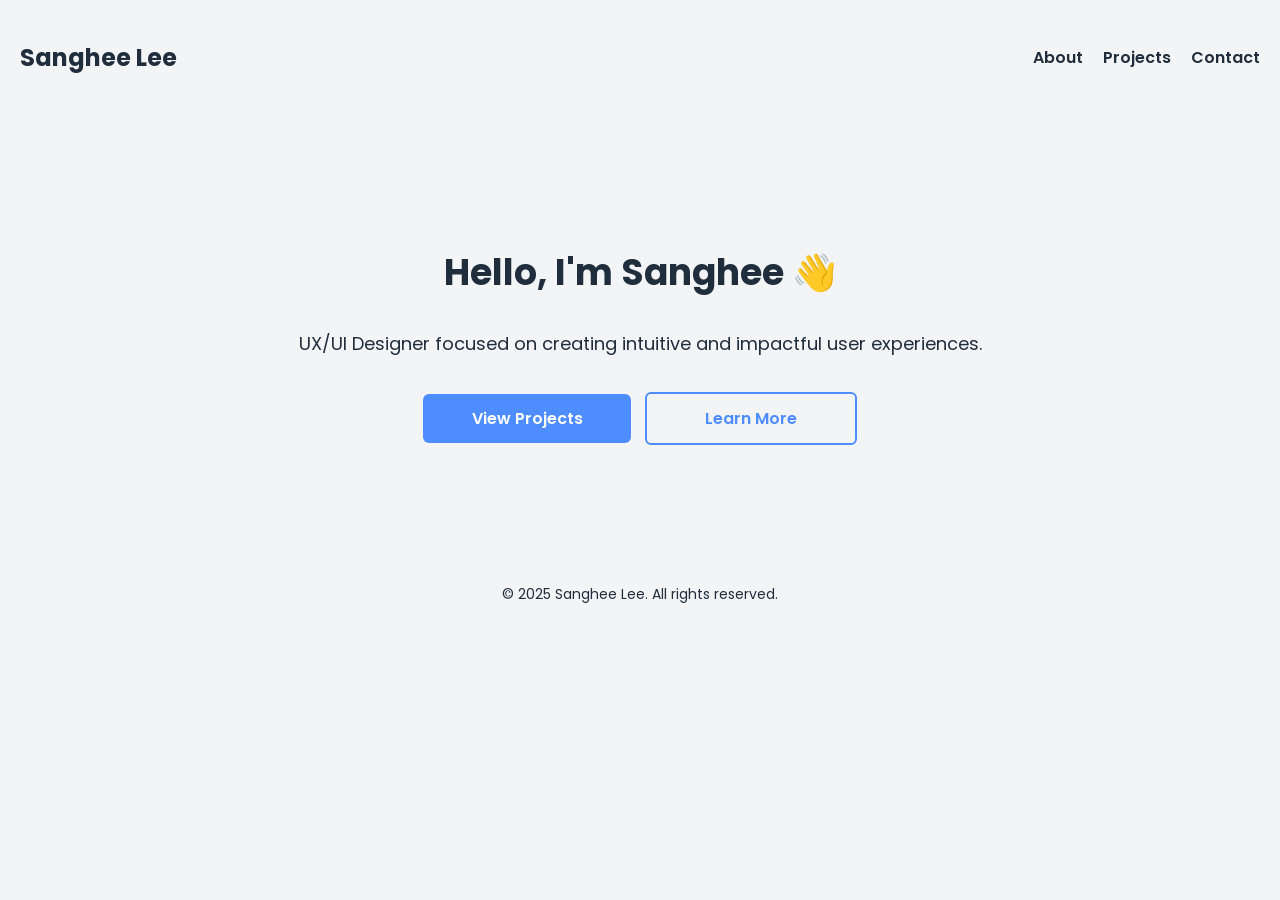
<file: index.html>
<!DOCTYPE html>
<html lang="en">
<head>
  <meta charset="UTF-8" />
  <meta name="viewport" content="width=device-width, initial-scale=1.0" />
  <title>Sanghee Lee | UX/UI Designer</title>
  <link rel="stylesheet" href="style.css" />
  <link href="https://fonts.googleapis.com/css2?family=Poppins:wght@400;600&display=swap" rel="stylesheet">
  <link rel="stylesheet" href="https://cdnjs.cloudflare.com/ajax/libs/font-awesome/6.5.0/css/all.min.css">
</head>

<body>
  <header>
    <nav>
      <h1>Sanghee Lee</h1>
      <ul>
        <li><a href="about.html">About</a></li>
        <li><a href="projects.html">Projects</a></li>
        <li><a href="contact.html">Contact</a></li>
      </ul>
    </nav>
  </header>

  <main>
    <section class="hero">
      <h2>Hello, I'm Sanghee 👋</h2>
      <p>UX/UI Designer focused on creating intuitive and impactful user experiences.</p>
      <div class="buttons">
        <a href="projects.html" class="btn">View Projects</a>
        <a href="about.html" class="btn outline">Learn More</a>
      </div>
    </section>
  </main>

  <footer>
    <p>© 2025 Sanghee Lee. All rights reserved.</p>
  </footer>

  <script src="scrollToTop.js"></script>

</body>
</html>
</file>
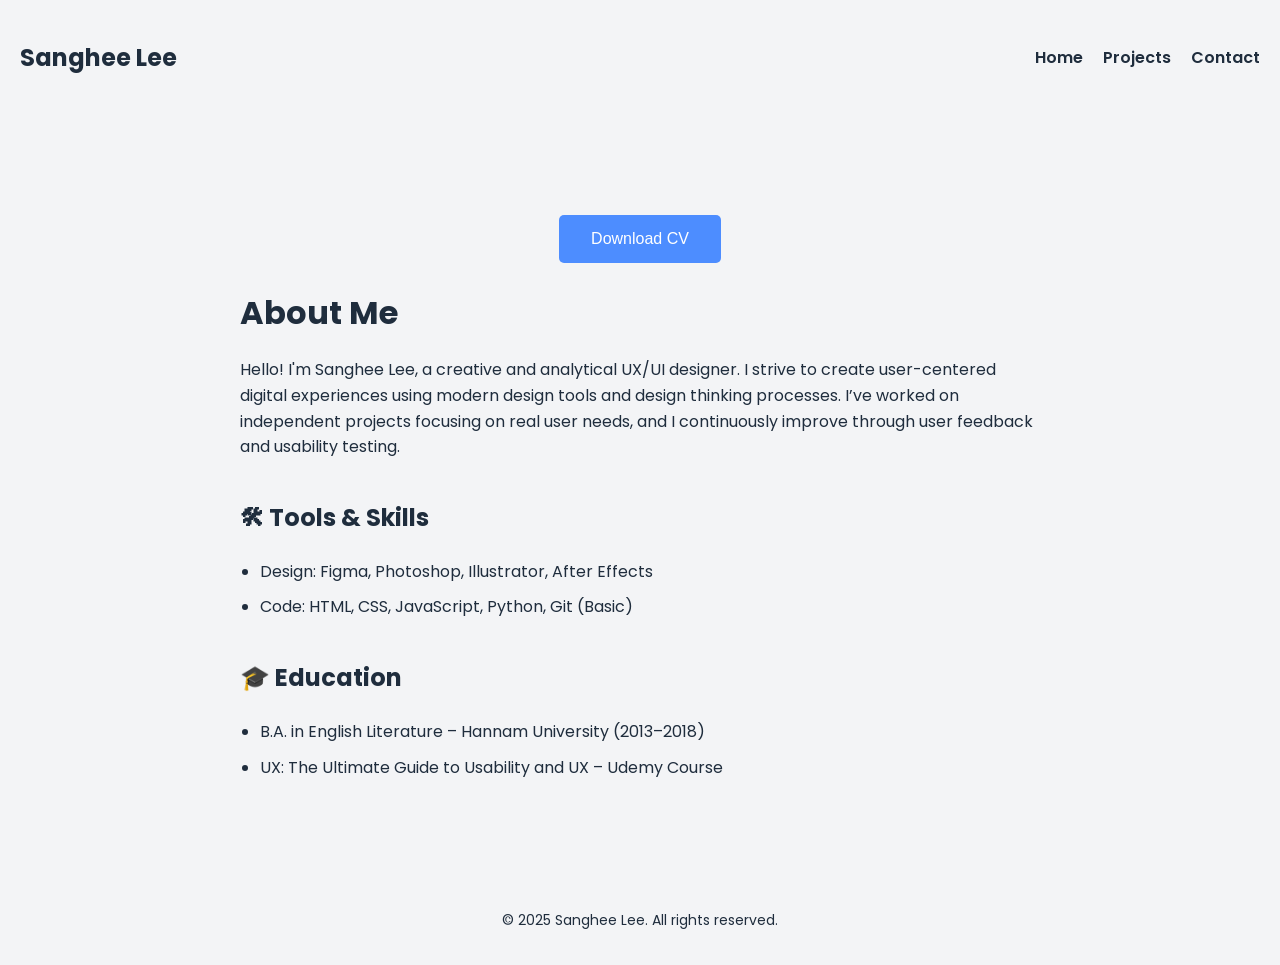
<file: about.html>
<!DOCTYPE html>
<html lang="en">
<head>
  <meta charset="UTF-8" />
  <meta name="viewport" content="width=device-width, initial-scale=1.0" />
  <title>About | Sanghee Lee</title>
  <link rel="stylesheet" href="style.css" />
  <link href="https://fonts.googleapis.com/css2?family=Poppins:wght@400;600&display=swap" rel="stylesheet">
</head>
<body>
  <header>
    <nav>
      <h1>Sanghee Lee</h1>
      <ul>
        <li><a href="index.html">Home</a></li>
        <li><a href="projects.html">Projects</a></li>
        <li><a href="contact.html">Contact</a></li>
      </ul>
    </nav>
  </header>

  <main class="about">
    <section class="about-section">


    <button id="sh">

      Download CV 
    </button>

<style>
 /* 버튼 스타일링 */
#sh{
  background-color: #4D8DFF;  /* 배경색 */
      color: white;  /* 글자색 */
      padding: 15px 32px;  /* 버튼 크기 */
      font-size: 16px;  /* 글자 크기 */
      border: none;  /* 테두리 없애기 */
      border-radius: 5px;  /* 둥근 모서리 */
      cursor: pointer;  /* 마우스를 올렸을 때 손 모양 */
      transition: background-color 0.3s;  /* 배경색 변화 애니메이션 */
      display:block; /* block으로 변경 */
      margin:20px auto;/* 위아래 20px, 좌우 auto로 중앙 정렬 */}
      #cv:hover {
        background-color: #3C77D8;  /* 배경색 변화 */
    }

</style>





  

      <h2>About Me</h2>
      <p>
        Hello! I'm Sanghee Lee, a creative and analytical UX/UI designer. I strive to create user-centered digital experiences using modern design tools and design thinking processes. I’ve worked on independent projects focusing on real user needs, and I continuously improve through user feedback and usability testing.
      </p>

      <h3>🛠 Tools & Skills</h3>
      <ul>
        <li>Design: Figma, Photoshop, Illustrator, After Effects</li>
        <li>Code: HTML, CSS, JavaScript, Python, Git (Basic)</li>
      </ul>

      <h3>🎓 Education</h3>
      <ul>
        <li>B.A. in English Literature – Hannam University (2013–2018)</li>
        <li>UX: The Ultimate Guide to Usability and UX – Udemy Course</li>
      </ul>
    </section>
  </main>

  <footer>
    <p>© 2025 Sanghee Lee. All rights reserved.</p>
  </footer>


  
  <!--  // 다운로드 cv -->

  <script>
    // 페이지가 로드된 후 JavaScript 코드 실행
    document.addEventListener('DOMContentLoaded', function() {
      // "sh" 아이디를 가진 버튼을 클릭했을 때 CV 다운로드
      document.getElementById("sh").addEventListener("click", function() {
        const link = document.createElement('a');  // 동적으로 <a> 태그 생성
        link.href = 'CV.pdf';  // 다운로드할 파일 경로 (파일 경로는 확인 필수)
        link.download = 'CV.pdf';  // 다운로드될 파일 이름
        document.body.appendChild(link);  // 링크를 body에 추가
        link.click();  // 클릭 이벤트 실행
        document.body.removeChild(link);  // 클릭 후 링크 제거 (클린업)
      });
    });
  </script>


</body>
</html>
</file>
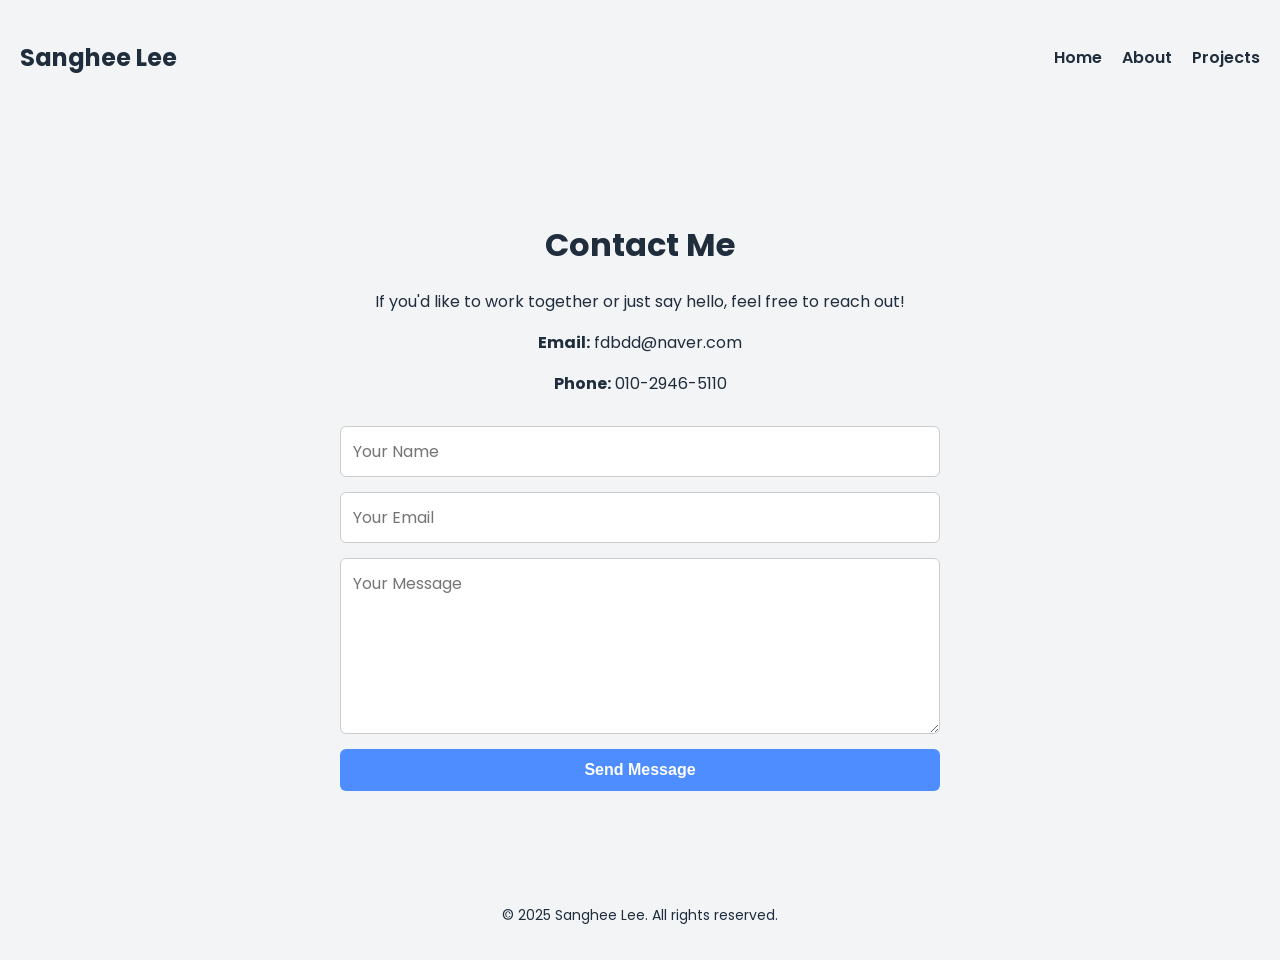
<file: contact.html>
<!DOCTYPE html>
<html lang="en">
<head>
  <meta charset="UTF-8" />
  <meta name="viewport" content="width=device-width, initial-scale=1.0" />
  <title>Contact | Sanghee Lee</title>
  <link rel="stylesheet" href="style.css" />
  <link href="https://fonts.googleapis.com/css2?family=Poppins:wght@400;600&display=swap" rel="stylesheet">
</head>
<body>
  <header>
    <nav>
      <h1>Sanghee Lee</h1>
      <ul>
        <li><a href="index.html">Home</a></li>
        <li><a href="about.html">About</a></li>
        <li><a href="projects.html">Projects</a></li>
      </ul>
    </nav>
  </header>

  <main class="contact">
    <section class="contact-section">
      <h2>Contact Me</h2>
      <p>If you'd like to work together or just say hello, feel free to reach out!</p>

      <div class="contact-info">
        <p><strong>Email:</strong> fdbdd@naver.com</p>
        <p><strong>Phone:</strong> 010-2946-5110</p>
      </div>

      <form class="contact-form">
        <input type="text" name="name" placeholder="Your Name" required />
        <input type="email" name="email" placeholder="Your Email" required />
        <textarea name="message" placeholder="Your Message" rows="6" required></textarea>
        <button type="submit">Send Message</button>
      </form>
    </section>
  </main>

  <footer>
    <p>© 2025 Sanghee Lee. All rights reserved.</p>
  </footer>
</body>
</html>
</file>
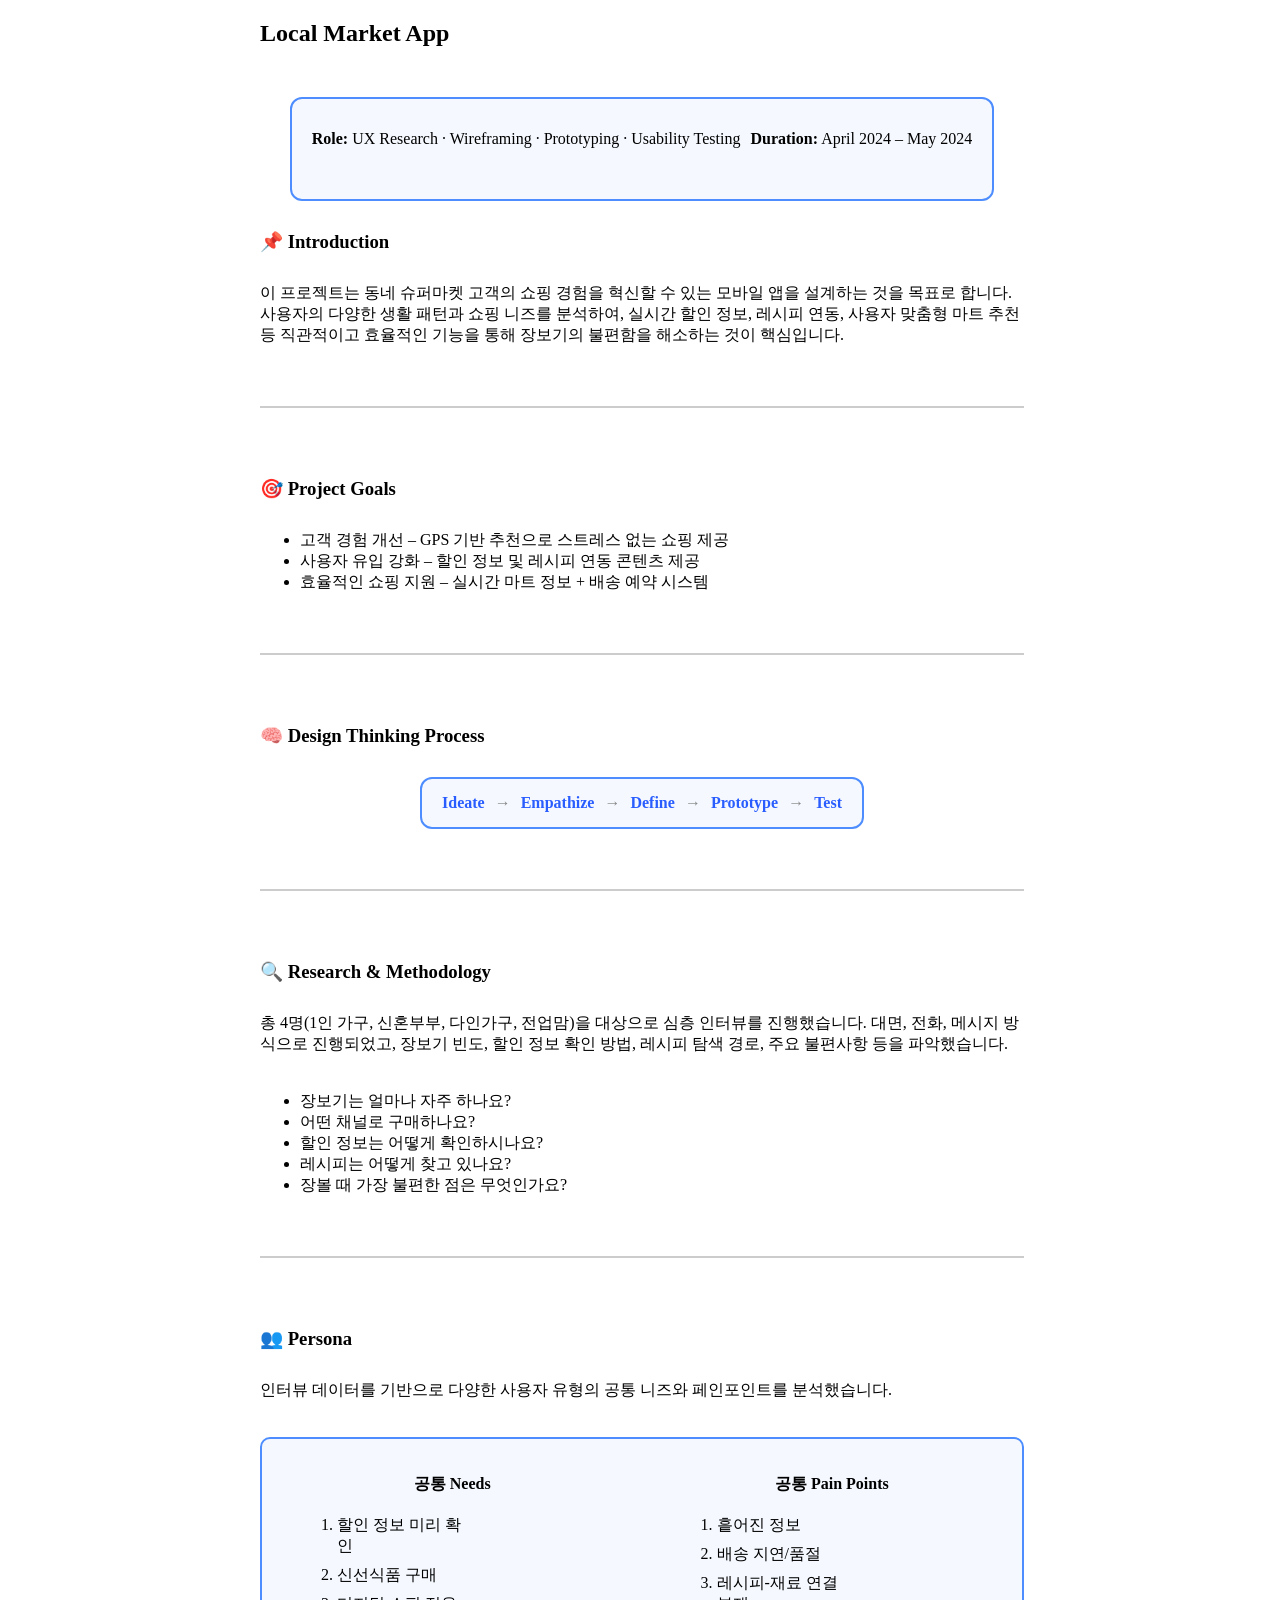
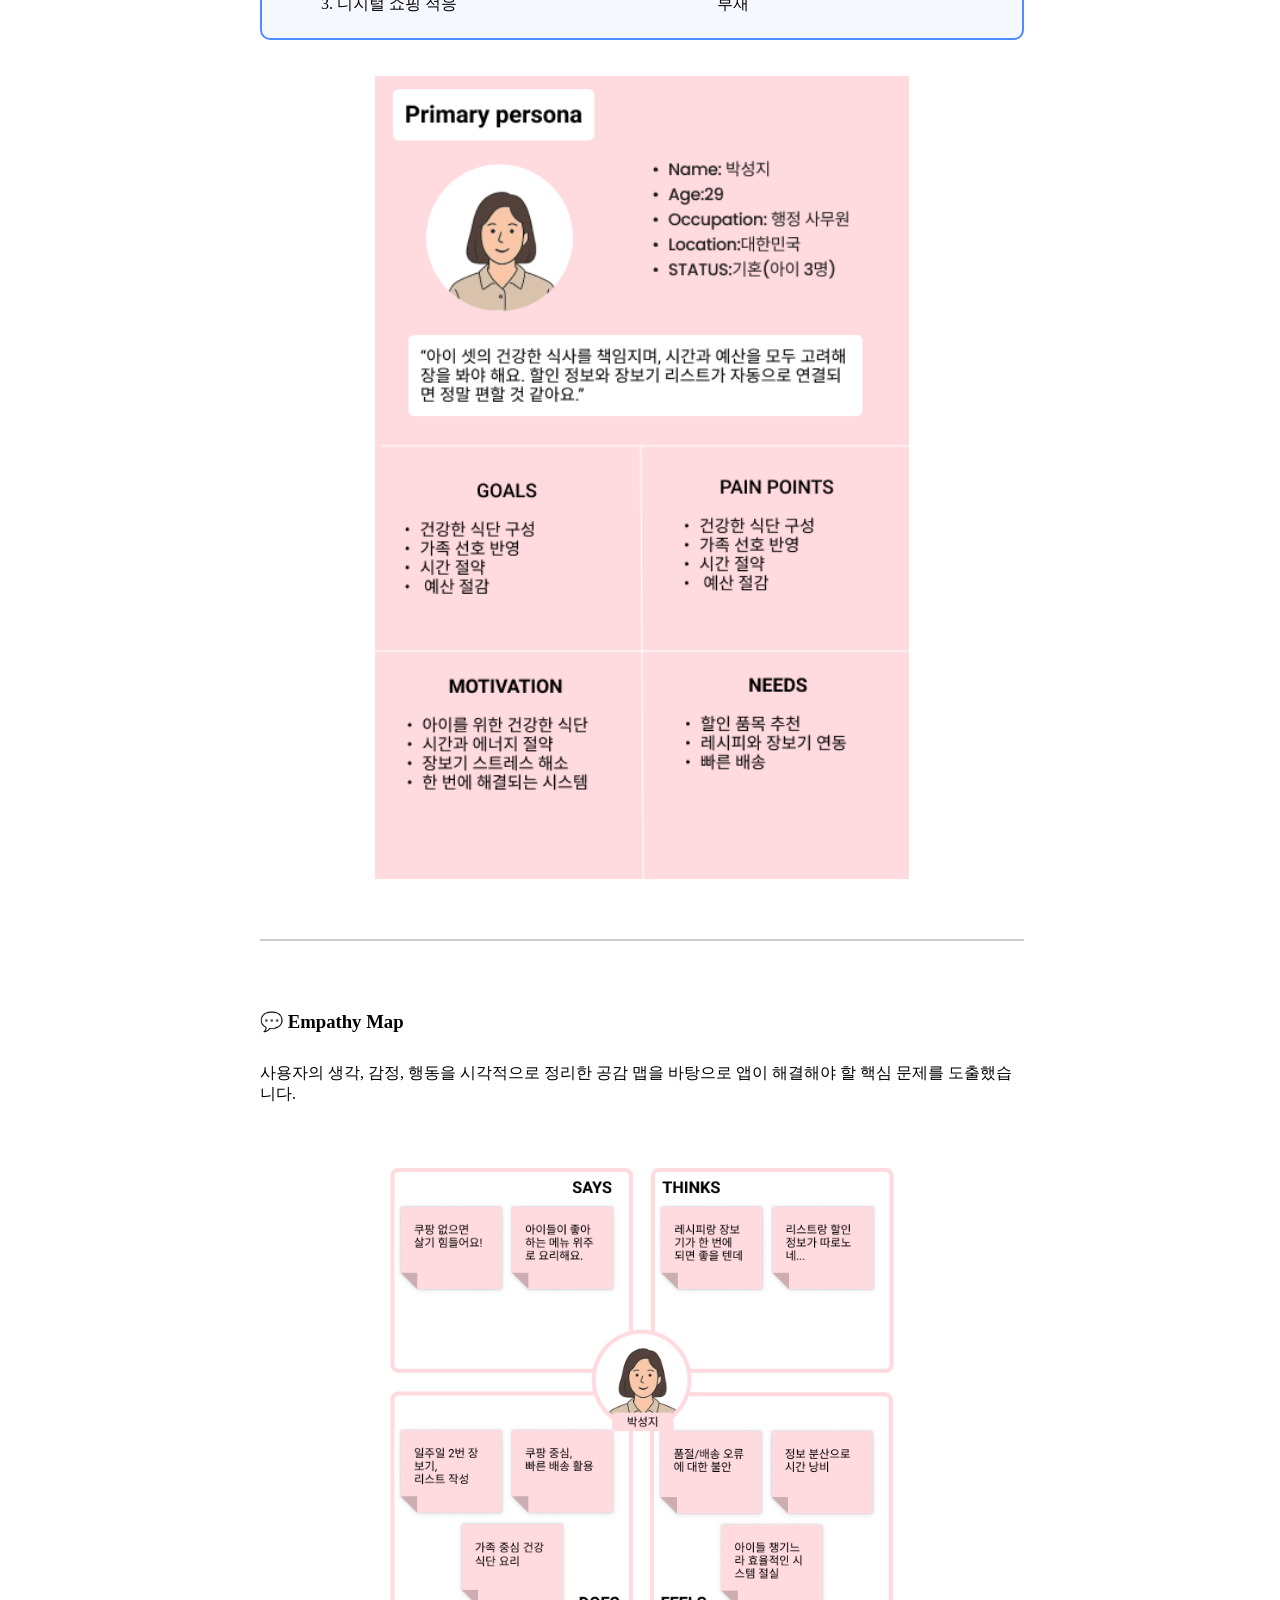
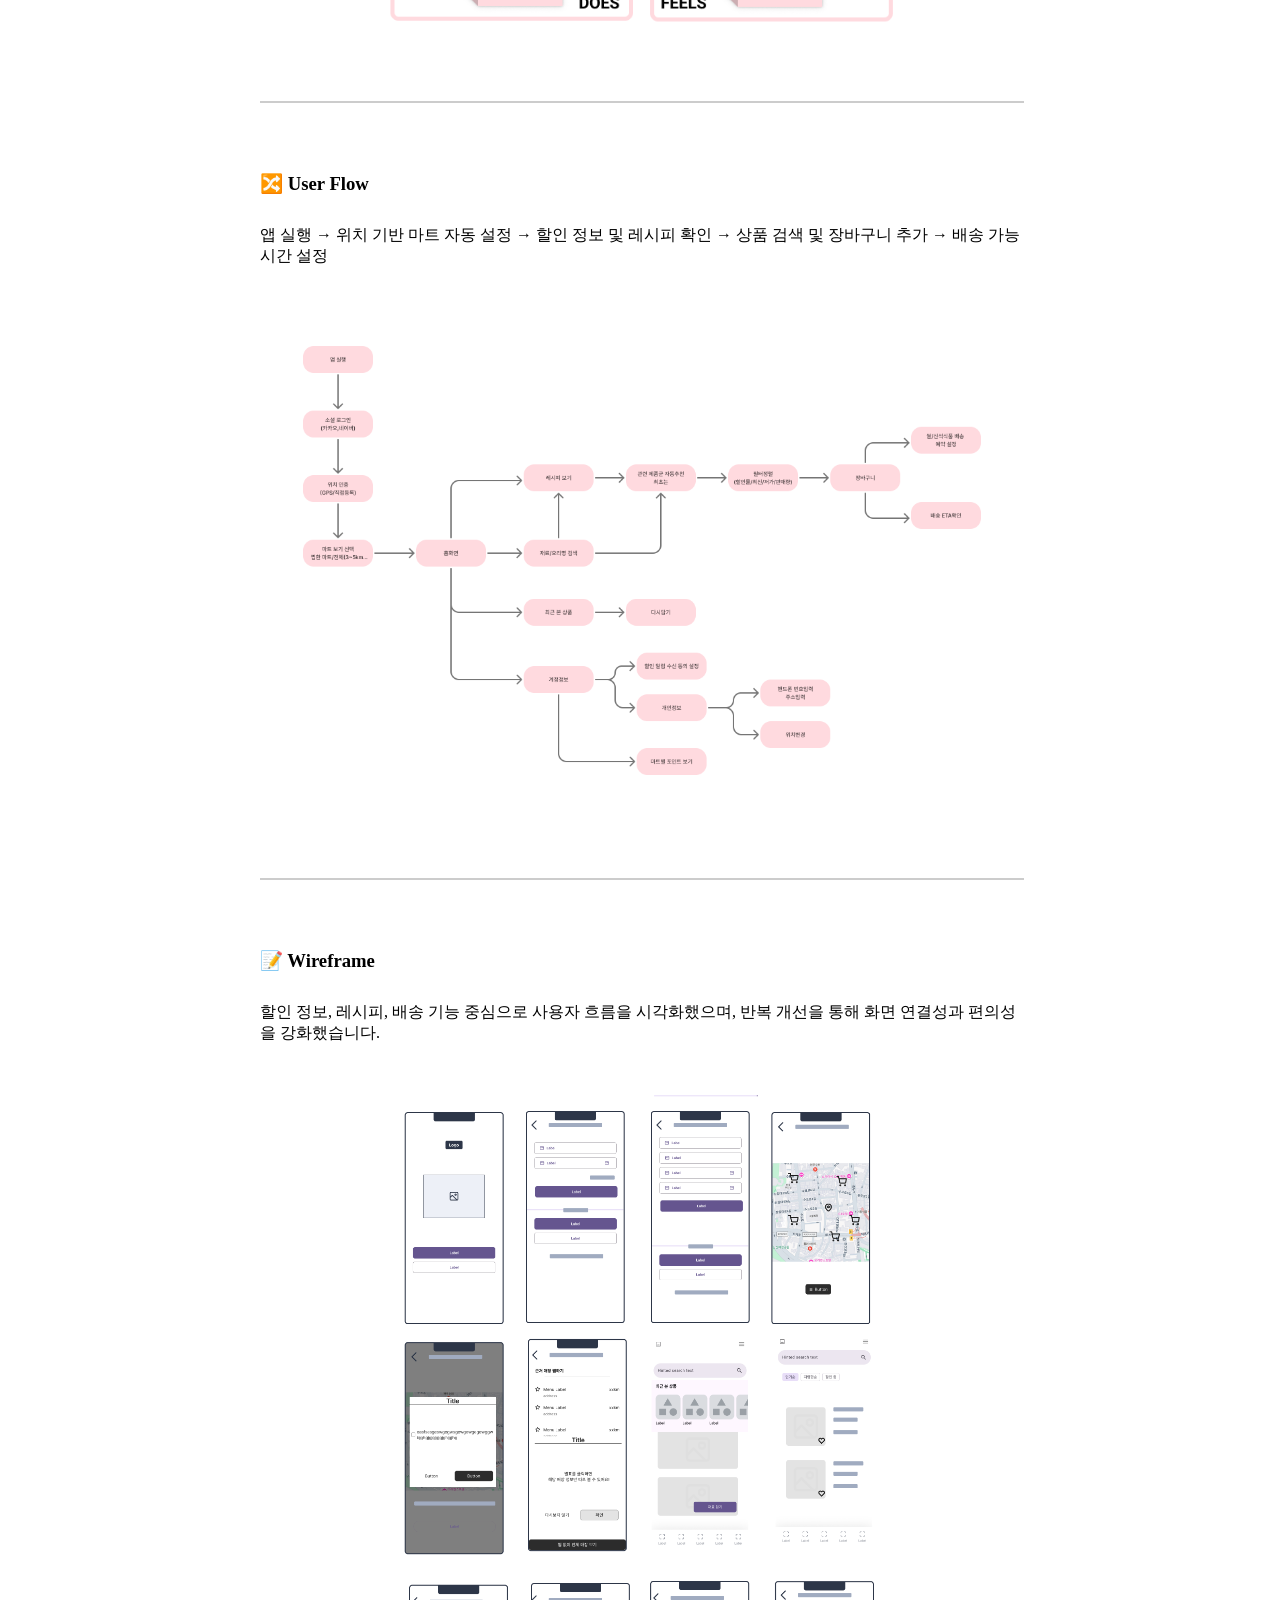
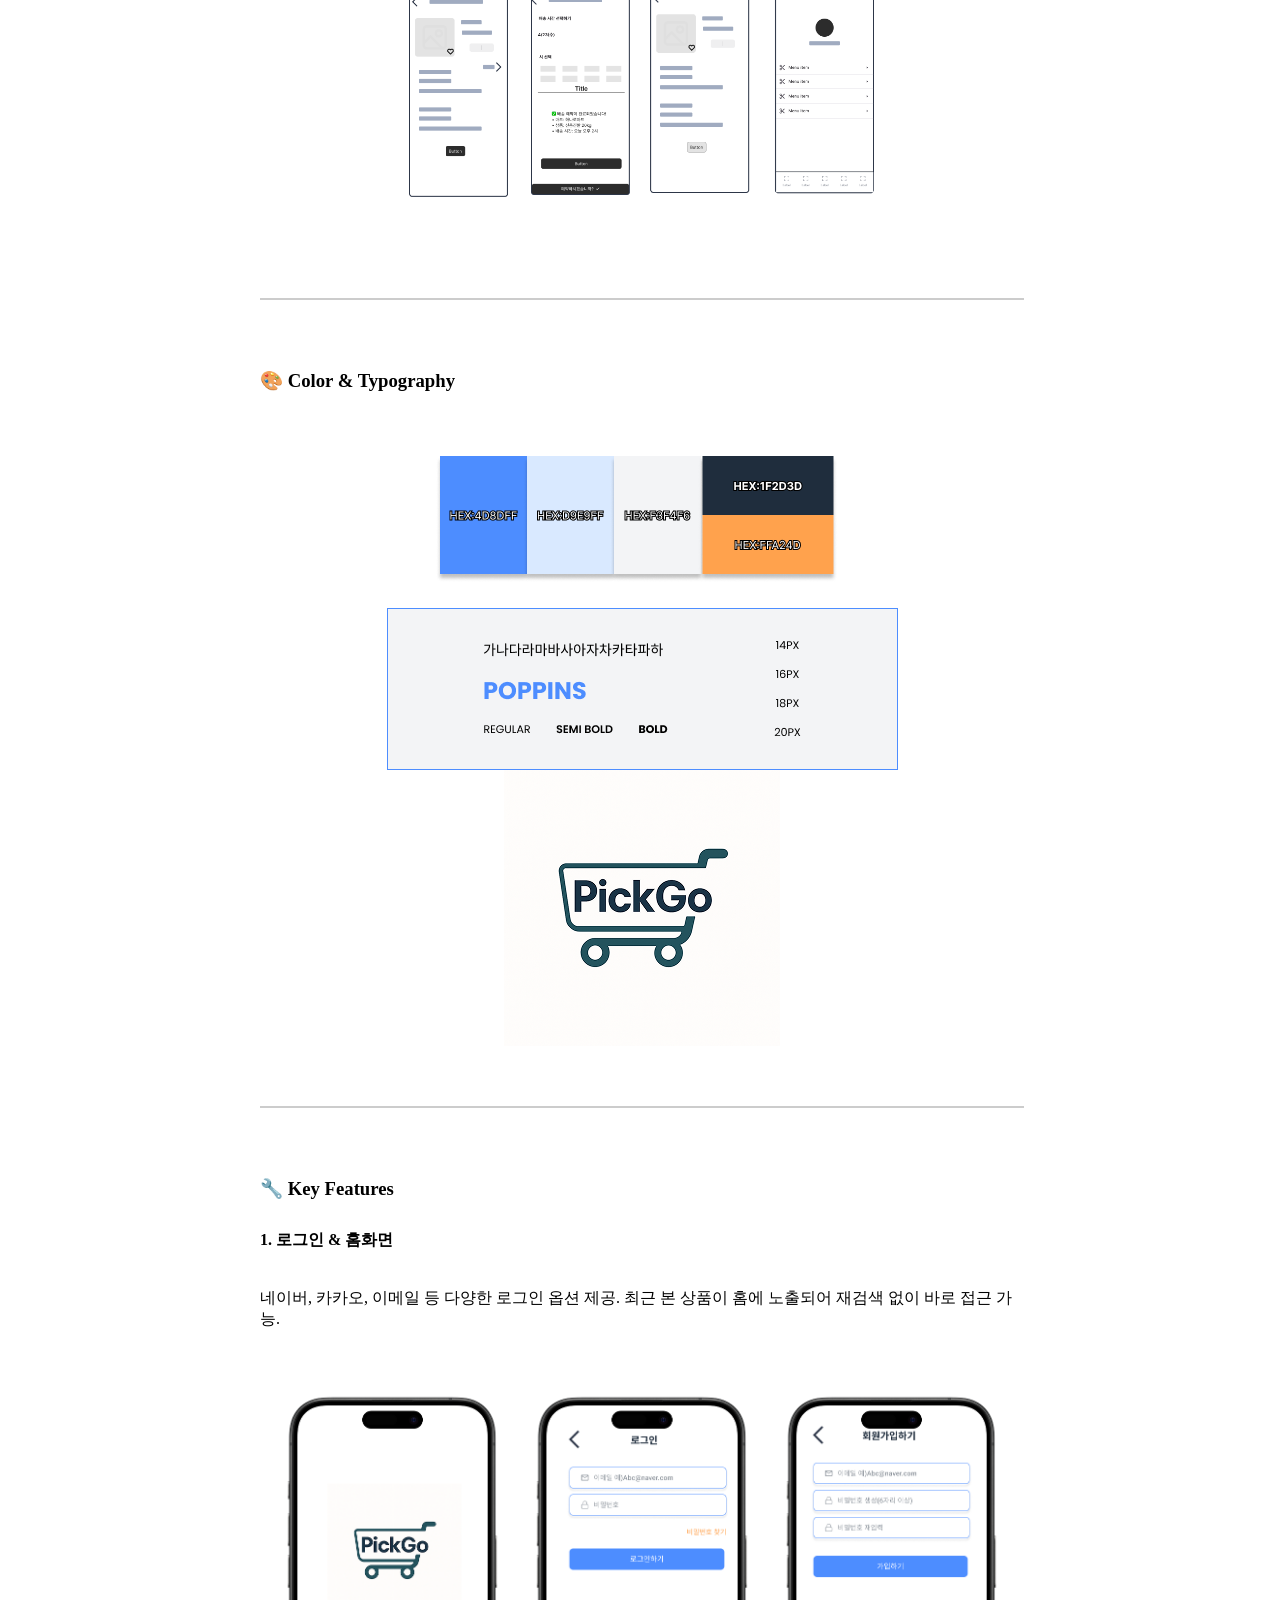
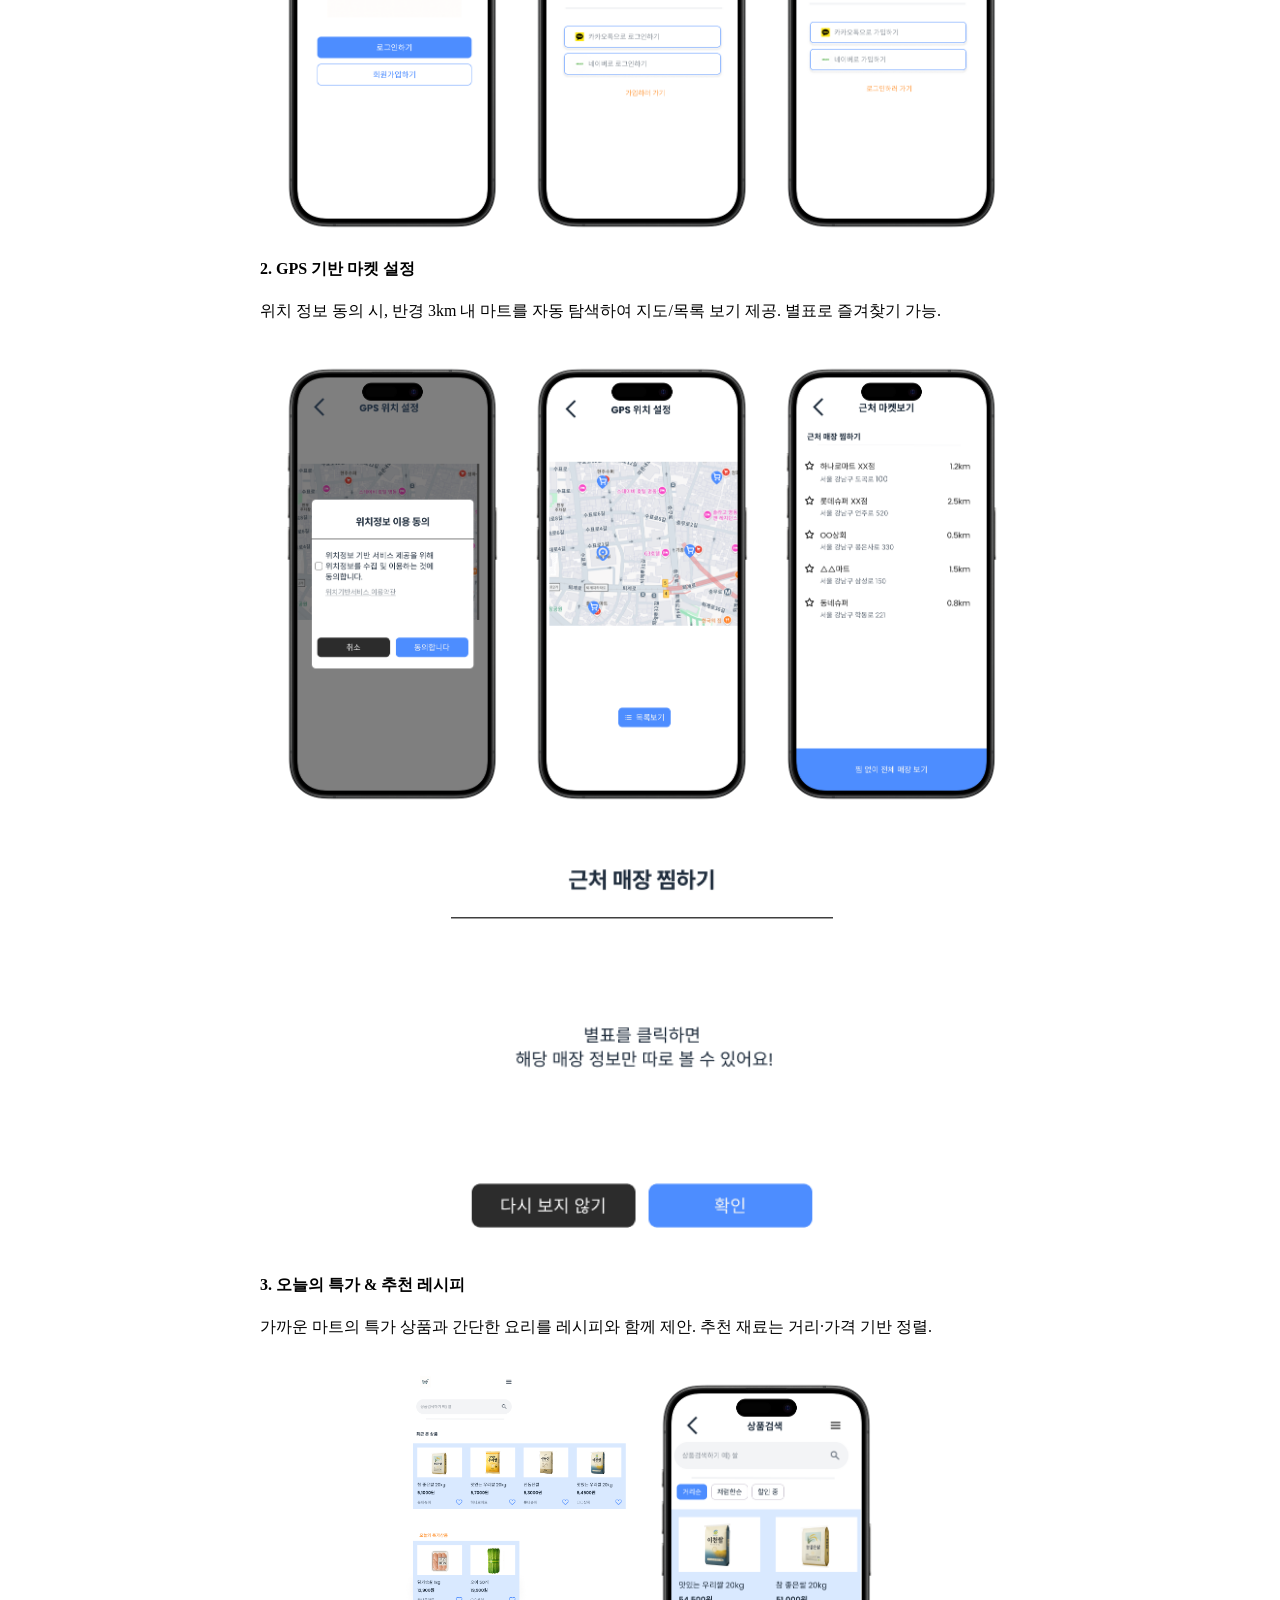
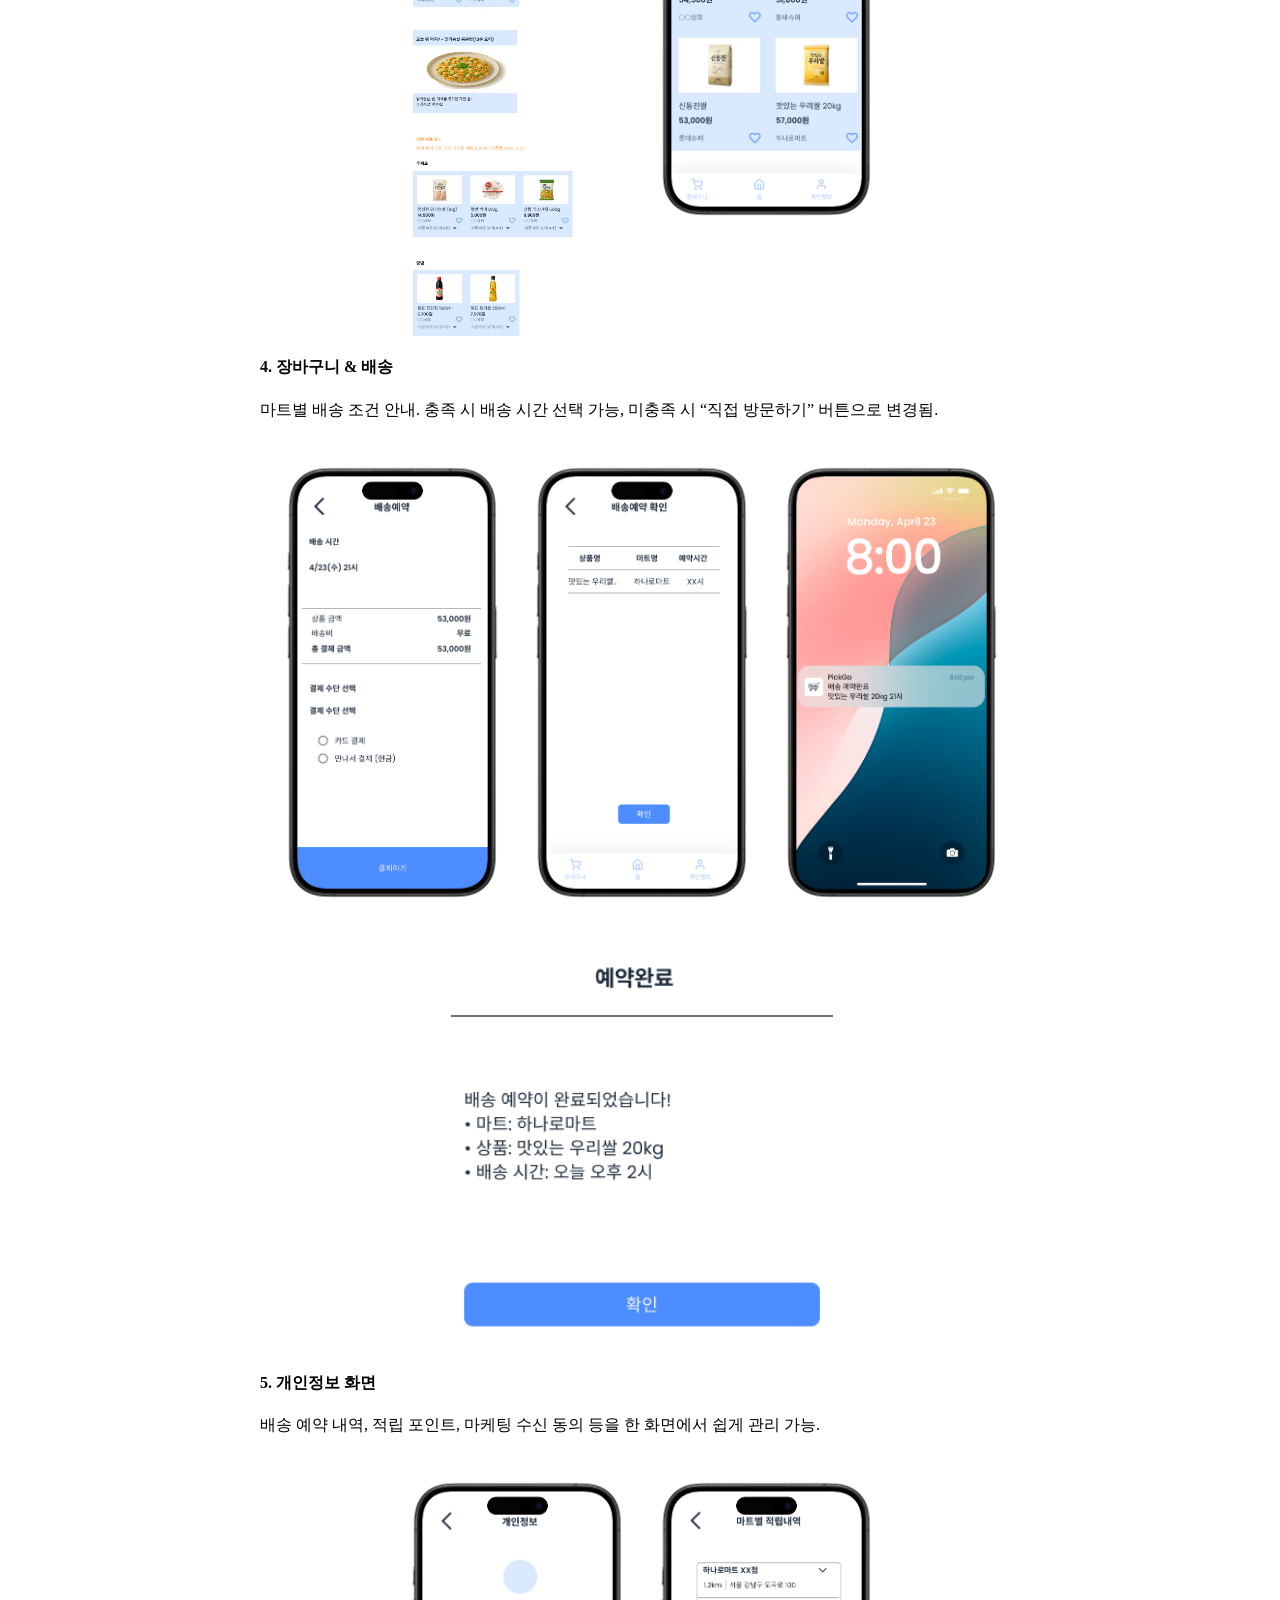
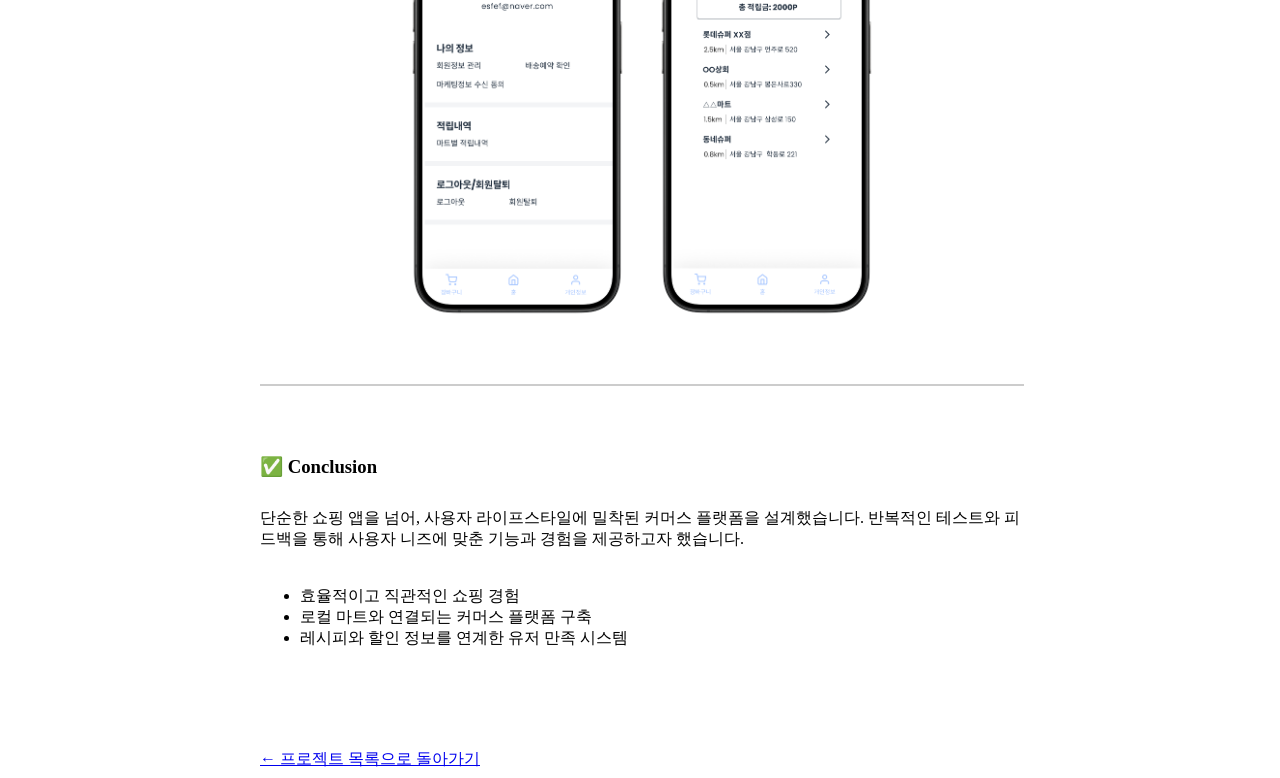
<file: project1-mart.html>
<!DOCTYPE html>
<html lang="ko">
<head>
  <meta charset="UTF-8">
  <meta name="viewport" content="width=device-width, initial-scale=1.0">
  <title>Local Market App Project</title>


<style>

#list{
  margin-top: 100px;
}

/* 파란색 박스 맨앞앞 */

  h2{margin-bottom:50px;}

    .project-detail {
      padding-left: 40px;
      max-width: 800px;
      margin: 0 auto;}



            /* 프로젝트 페이지에만 적용할 구분선 스타일 */
            #project1-divider {
        border-top: 2px solid #ccc;  /* 구분선 스타일 */
        margin-top: 60px;
        padding-top: 10px;
        margin-bottom: 60px; /* 구분선 아래 바깥 여백 추가 */

      }


/* 파란색 박스 Design Thinking Process */
      .design-box {
      border: 2px solid #4D8DFF;        /* 테두리 색상 */
      border-radius: 12px;              /* 둥근 모서리 */
      padding: 15px 20px;               /* 안쪽 여백 */
      background-color: #F5F9FF;        /* 연한 배경색 */
      width: fit-content;               /* 내용에 맞게 너비 조절 */
      margin: 30px auto;                /* 가운데 정렬 + 상하 여백 */
      font-size: 16px;
      font-weight: 500;
      display: flex;
      align-items: center;
      gap: 10px;                        /* 항목 간 여백 */
      flex-wrap: wrap;                  /* 반응형 대응 */
    }
    
    .design-box a {
      color: #2A5DFF;
      text-decoration: none;
      font-weight: bold;
      transition: color 0.3s;
    }
    
    .design-box a:hover {
      color: #1a3dcc;
    }
    
    .design-box .arrow {
      color: #888;
      font-weight: bold;
    }
    
 /* 페르소나 이미지 스타일 */
    #Persona-image{
      width:70%;
      height:auto;
      display: block;
  margin-left: auto;
  margin-right: auto;
  margin-top:36px;
      
    }
      /* 페르소나 표 박스 스타일 */
      #box-list ul {
  border: 2px solid #4D8DFF; /* 테두리 색상 */
  border-radius: 10px;        /* 둥근 모서리 */
  padding: 15px;              /* 안쪽 여백 */
  background-color: #F5F9FF;  /* 배경색 */
  list-style-type: none;      /* 기본 리스트 스타일 제거 */
  max-width: 800px;           /* 최대 너비 */
  margin: 20px auto;          /* 가운데 정렬 */
  display: flex;
  justify-content: space-between; /* 항목을 양쪽으로 배치 */
}


/* 페르소나 표 리스트 항목 스타일 */
#box-list ul li {
  font-size: 16px;
  font-weight: 500;
  width: 48%; /* 각 항목을 50% 미만으로 설정하여 한 줄에 두 개씩 배치 */
}

#box-list ul li strong {
  font-weight: bold;
  display: block;              /* 블록 요소로 변경 */
  text-align: center;         /* 텍스트 가운데 정렬 */
  margin: 20px auto;          /* 블록 요소에서 가운데 정렬 */
}

#box-list ul li ol {
  margin-left: 20px; /* 번호 목록을 들여쓰기 */
}

#box-list ul li ol li {
  margin-bottom: 8px; /* 항목 간 간격 */
}
      



 /* 공감지도 이미지 스타일 */
      
#empathy{
        width:70%;
        height:auto;
        display: block;
  margin-left: auto;
  margin-right: auto;

      }

      /* 사용자 여정 스타일 */
      #user-flow {
        width: 100%;  /* 이미지 너비를 50%로 줄임 */
        height: auto; /* 높이를 자동으로 조정하여 비율을 유지 */
        display: block;
  margin-left: auto;
  margin-right: auto;

      }
      /* 와이어프레임 스타일 */
      #Wireframe {
        width: 70%;  /* 이미지 너비를 50%로 줄임 */
        height: auto; /* 높이를 자동으로 조정하여 비율을 유지 */
        display: block;
  margin-left: auto;
  margin-right: auto;
      }


      #color,#typography,#logo{
  display: block;
  margin-left: auto;
  margin-right: auto;

}

 /* 3개 이미지 균등하게 정렬 */

 #image-group {
    width: 100%;
    height:auto;
    display: flex;
    justify-content: center; /* 가운데 정렬 */
    gap: 20px;                /* 이미지 사이 간격 */
    flex-wrap: wrap;          /* 화면 작을 때 줄 바꿈 허용 */
    margin-top: 20px;
  }
  
  
  
    
  
  .small {
    display: block;        /* 블록 요소로 변경 */
    margin: 20px auto;     /* 수평 중앙 정렬 */
    width:50%;
    height:auto;
  }
  
  
    #image-row {
    display: flex;
    justify-content: center;   /* 수평 가운데 정렬 */
    align-items: flex-start;   /* 위쪽 기준 정렬 (세로 길이 유지) */
    gap: 20px;
    margin-top: 30px;
    width: 100%;
    flex-wrap: wrap;           /* 반응형 대응 */
  }
  
  .project-image {
    display: block;
    height: auto;
    max-width: 100%;
  }
  
  
  p{margin-bottom: 36px;
  }
  
  h3{
    margin-bottom: 30px;
  }
   
  .project-image1{
    width:30%;
    height:auto;

  }



  #correction {
  padding: 0 36px 0 0; /* 위, 오른쪽, 아래, 왼쪽 순서 */
}


</style>



<style>

/* Scroll to Top 버튼 */
#scrollToTopBtn {
  position: fixed;
  bottom: 40px;
  right: 30px;
  opacity: 0; /* 처음에는 보이지 않음 */
  visibility: hidden; /* 처음에는 보이지 않음 */
  background: none;
  border: none;
  cursor: pointer;
  z-index: 999;
  width: 60px;
  height: 60px;
  padding: 0;
  transition: opacity 0.3s ease, visibility 0s 0.3s; /* opacity 애니메이션 추가 */
}

#scrollToTopBtn.show {
  opacity: 1; /* 스크롤을 내리면 보이도록 */
  visibility: visible; /* 보이게 설정 */
}

#scrollToTopBtn img {
  width: 100%;
  height: auto;
  filter: drop-shadow(0 2px 5px rgba(0, 0, 0, 0.2));
}
  
  
 /* ✅ 여기에 추가해요: 모바일 대응 */
 @media screen and (max-width: 768px) {
    #box-list ul {
      flex-direction: column;
      padding: 20px 16px;
    }

    #box-list ul li {
      width: 100%;
      margin-bottom: 20px;
    }
  }


  </style>
</head>
<body>





<main class="project-detail">
  
  <section class="project-detail-section">
    <h2>Local Market App</h2>



    <div id="correction"> 


<div class="design-box">
    <p><strong>Role:</strong> UX Research · Wireframing · Prototyping · Usability Testing</p>
    <p><strong>Duration:</strong> April 2024 – May 2024</p>
    </div>


  

 
    



    <h3 id="introduction">📌 Introduction</h3>
    <p>
      이 프로젝트는 동네 슈퍼마켓 고객의 쇼핑 경험을 혁신할 수 있는 모바일 앱을 설계하는 것을 목표로 합니다.
      사용자의 다양한 생활 패턴과 쇼핑 니즈를 분석하여, 실시간 할인 정보, 레시피 연동, 사용자 맞춤형 마트 추천 등 직관적이고 효율적인 기능을 통해 장보기의 불편함을 해소하는 것이 핵심입니다.
    </p>

    <div id="project1-divider"></div>



    
    <h3>🎯 Project Goals</h3>
    <ul>
      <li>고객 경험 개선 – GPS 기반 추천으로 스트레스 없는 쇼핑 제공</li>
      <li>사용자 유입 강화 – 할인 정보 및 레시피 연동 콘텐츠 제공</li>
      <li>효율적인 쇼핑 지원 – 실시간 마트 정보 + 배송 예약 시스템</li>
    </ul>


    <div id="project1-divider"></div>




    <h3>🧠 Design Thinking Process</h3>
    <div class="design-box">
      <a href="#introduction">Ideate</a>
      <span class="arrow">→</span>
      <a href="#persona">Empathize</a>
      <span class="arrow">→</span>
      <a href="#user-flow">Define</a>
       <span class="arrow">→</span>
      <a href="#key-Features">Prototype </a>
      <span class="arrow">→</span>
     <a href="#conclusion">Test</a>
    </div>


    <div id="project1-divider"></div>


    <h3 id="methodology">🔍 Research & Methodology</h3>
    <p>
      총 4명(1인 가구, 신혼부부, 다인가구, 전업맘)을 대상으로 심층 인터뷰를 진행했습니다. 대면, 전화, 메시지 방식으로 진행되었고, 장보기 빈도, 할인 정보 확인 방법, 레시피 탐색 경로, 주요 불편사항 등을 파악했습니다.
    </p>
    <ul>
      <li>장보기는 얼마나 자주 하나요?</li>
      <li>어떤 채널로 구매하나요?</li>
      <li>할인 정보는 어떻게 확인하시나요?</li>
      <li>레시피는 어떻게 찾고 있나요?</li>
      <li>장볼 때 가장 불편한 점은 무엇인가요?</li>
    </ul>


    <div id="project1-divider"></div>

 
  
  
    <h3 id="persona">👥 Persona</h3>
    <p>
      인터뷰 데이터를 기반으로 다양한 사용자 유형의 공통 니즈와 페인포인트를 분석했습니다.

    </p>





    <div id="box-list">
      <ul>
        <li>
          <strong>공통 Needs</strong>
          <ol>
            <li>할인 정보 미리 확인</li>
            <li>신선식품 구매</li>
            <li>디지털 쇼핑 적응</li>
          </ol>
        </li>
        <li>
    

          <strong>공통 Pain Points</strong>
          <ol>
            <li>흩어진 정보</li>
            <li>배송 지연/품절</li>
            <li>레시피-재료 연결 부재</li>
          </ol>
        </li>
      </ul>
    </div>





    <img src="마켓앱 페르소나.png" alt="Persona 이미지" class="project-image" id="Persona-image">

    

    
    <div id="project1-divider"></div>


    
    <h3>💬 Empathy Map</h3>
    <p>
      사용자의 생각, 감정, 행동을 시각적으로 정리한 공감 맵을 바탕으로 앱이 해결해야 할 핵심 문제를 도출했습니다.
    </p>
    <img src="마켓앱 감정지도.png" alt="Empathy Map 이미지" class="project-image" id="empathy">

    <div id="project1-divider"></div>
    
   
    <h3>🔀 User Flow</h3>
    <p>
      앱 실행 → 위치 기반 마트 자동 설정 → 할인 정보 및 레시피 확인 → 상품 검색 및 장바구니 추가 → 배송 가능 시간 설정
    </p>
    <img src="마켓앱 사용자여정.png" alt="User Flow 이미지" class="project-image" id="user-flow">

    
    <div id="project1-divider"></div>
    
    <h3>📝 Wireframe</h3>
    <p>
      할인 정보, 레시피, 배송 기능 중심으로 사용자 흐름을 시각화했으며, 반복 개선을 통해 화면 연결성과 편의성을 강화했습니다.
    </p>


    <img src="마켓앱 와이어프레임.png" alt="Wireframe 이미지" class="project-image" id="Wireframe">

    <div id="project1-divider"></div>



   
    <h3>🎨 Color & Typography</h3>
    <img src="마켓앱 컬러.png" alt="컬러 이미지" class="project-image" id="color">
    <img src="마켓앱 글씨체.png" alt="글씨체 이미지" class="project-image" id="typography">
    <img src="마켓앱 로고.png" alt="로고 이미지" class="project-image" id="logo">

    
    <div id="project1-divider"></div>




<h3 id="key-Features">🔧 Key Features</h3>

<h4>1. 로그인 & 홈화면</h4>



<div id="image-group">
 
   
    <p>네이버, 카카오, 이메일 등 다양한 로그인 옵션 제공. 최근 본 상품이 홈에 노출되어 재검색 없이 바로 접근 가능.</p>
    <img src="마켓앱 스플래시.png" alt="스플래시 이미지" class="project-image1" id="splash">
    <img src="마켓앱 로그인.png" alt="로그인 이미지지" class="project-image1" id="login">
    <img src="마켓앱 회원가입.png" alt="회원가입 이미지" class="project-image1" id="log">
   
  </div>



    <h4>2. GPS 기반 마켓 설정</h4>


    <p>위치 정보 동의 시, 반경 3km 내 마트를 자동 탐색하여 지도/목록 보기 제공. 별표로 즐겨찾기 가능.</p>

    <div id="image-group">

    <img src="마켓앱 위치정보1.png" alt="스플래시 이미지" class="project-image1" id="splash">
    <img src="마켓앱 위치정보2.png" alt="로그인 이미지지" class="project-image1" id="login">
    <img src="마켓앱 위치정보3.png" alt="회원가입 이미지" class="project-image1" id="log">
   
  </div>


  <img src="마켓앱 매장찜안내.png" alt="스플래시 이미지" class="small" id="splash">



    <h4>3. 오늘의 특가 & 추천 레시피</h4>
    <p>가까운 마트의 특가 상품과 간단한 요리를 레시피와 함께 제안. 추천 재료는 거리·가격 기반 정렬.</p>
    
    <div id="image-row">
    <img src="마켓앱 홈.png" alt="홈 이미지지" class="project-image1" id="home">

  <img src="마켓앱 상품검색.png" alt="상품검색 이미미지" class="project-image1" id="search">
</div>


    <h4>4. 장바구니 & 배송</h4>
    <p>마트별 배송 조건 안내. 충족 시 배송 시간 선택 가능, 미충족 시 “직접 방문하기” 버튼으로 변경됨.</p>
    
    <div id="image-group">
    <img src="마켓앱 배송예약.png" alt="배송예약 이미지" class="project-image1" id="order">
    <img src="마켓앱 예약안내2.png" alt="예약안내2 이미지" class="project-image1" id="notification2">
    <img src="마켓앱 예약안내3.png" alt="예약안내3 이미지" class="project-image1" id="notification3">
    
  </div>

  <img src="마켓앱 예약안내1.png" alt="예약안내1 이미지" class="small" id="notification1">

    <h4>5. 개인정보 화면</h4>
    <p>배송 예약 내역, 적립 포인트, 마케팅 수신 동의 등을 한 화면에서 쉽게 관리 가능.</p>
    <div id="image-group">
    <img src="마켓앱 개인정보.png" alt="개인정보" class="project-image1" id="information">
    <img src="마켓앱 마트별 적립내역.png" alt="적립내역" class="project-image1" id="points">
  </div>
    




    <div id="project1-divider"></div>


    <h3 id="conclusion">✅ Conclusion</h3>
    <p>
      단순한 쇼핑 앱을 넘어, 사용자 라이프스타일에 밀착된 커머스 플랫폼을 설계했습니다.
      반복적인 테스트와 피드백을 통해 사용자 니즈에 맞춘 기능과 경험을 제공하고자 했습니다.
    </p>
    <ul>
      <li>효율적이고 직관적인 쇼핑 경험</li>
      <li>로컬 마트와 연결되는 커머스 플랫폼 구축</li>
      <li>레시피와 할인 정보를 연계한 유저 만족 시스템</li>
    </ul>



  </div>
    
    <div id="list">

    <a href="projects.html" class="btn outline">← 프로젝트 목록으로 돌아가기</a>
  </div>
  
  
  </section>
</main>






<!-- Scroll to Top 버튼 -->
<button id="scrollToTopBtn">
  <img src="arrow-cute.png" alt="Go to top" />
</button>

<!-- 스크롤 버튼 스크립트 -->
<script src="scrollToTop.js"></script>




</body>
</html>
</file>
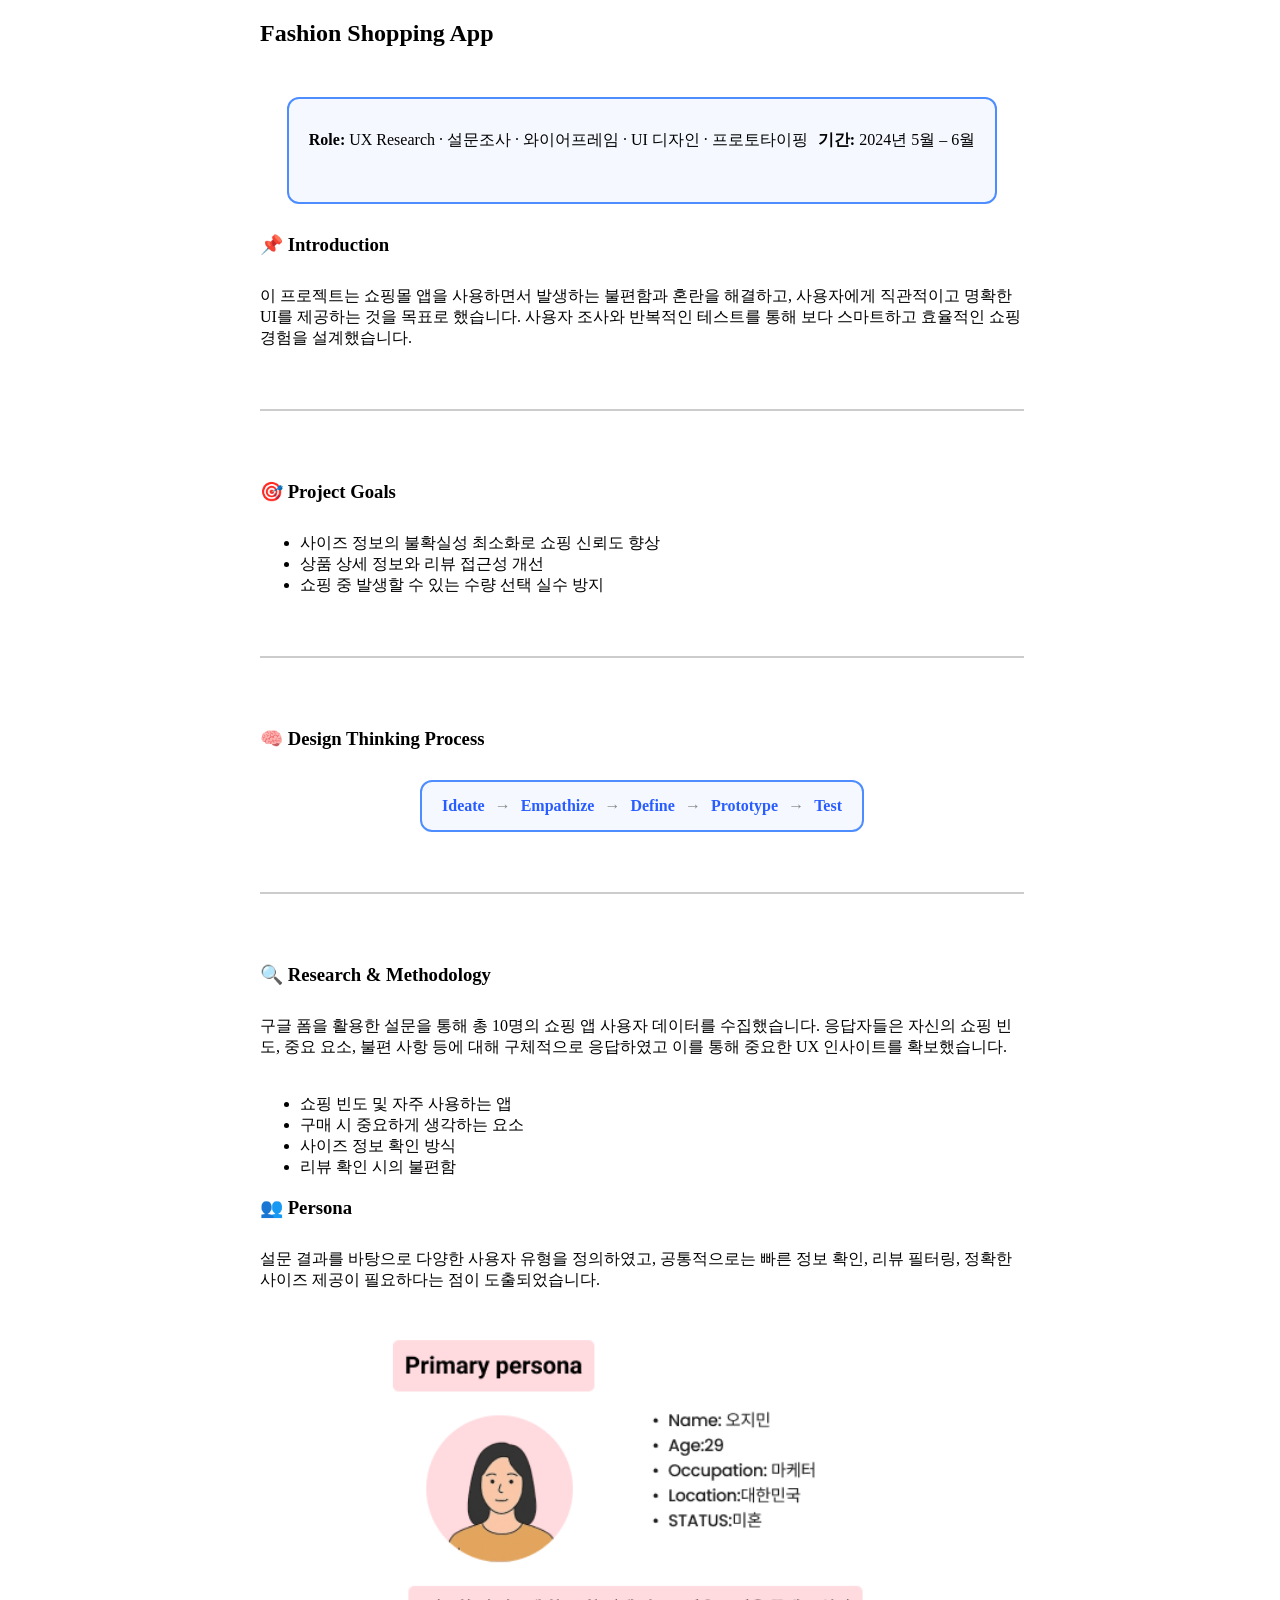
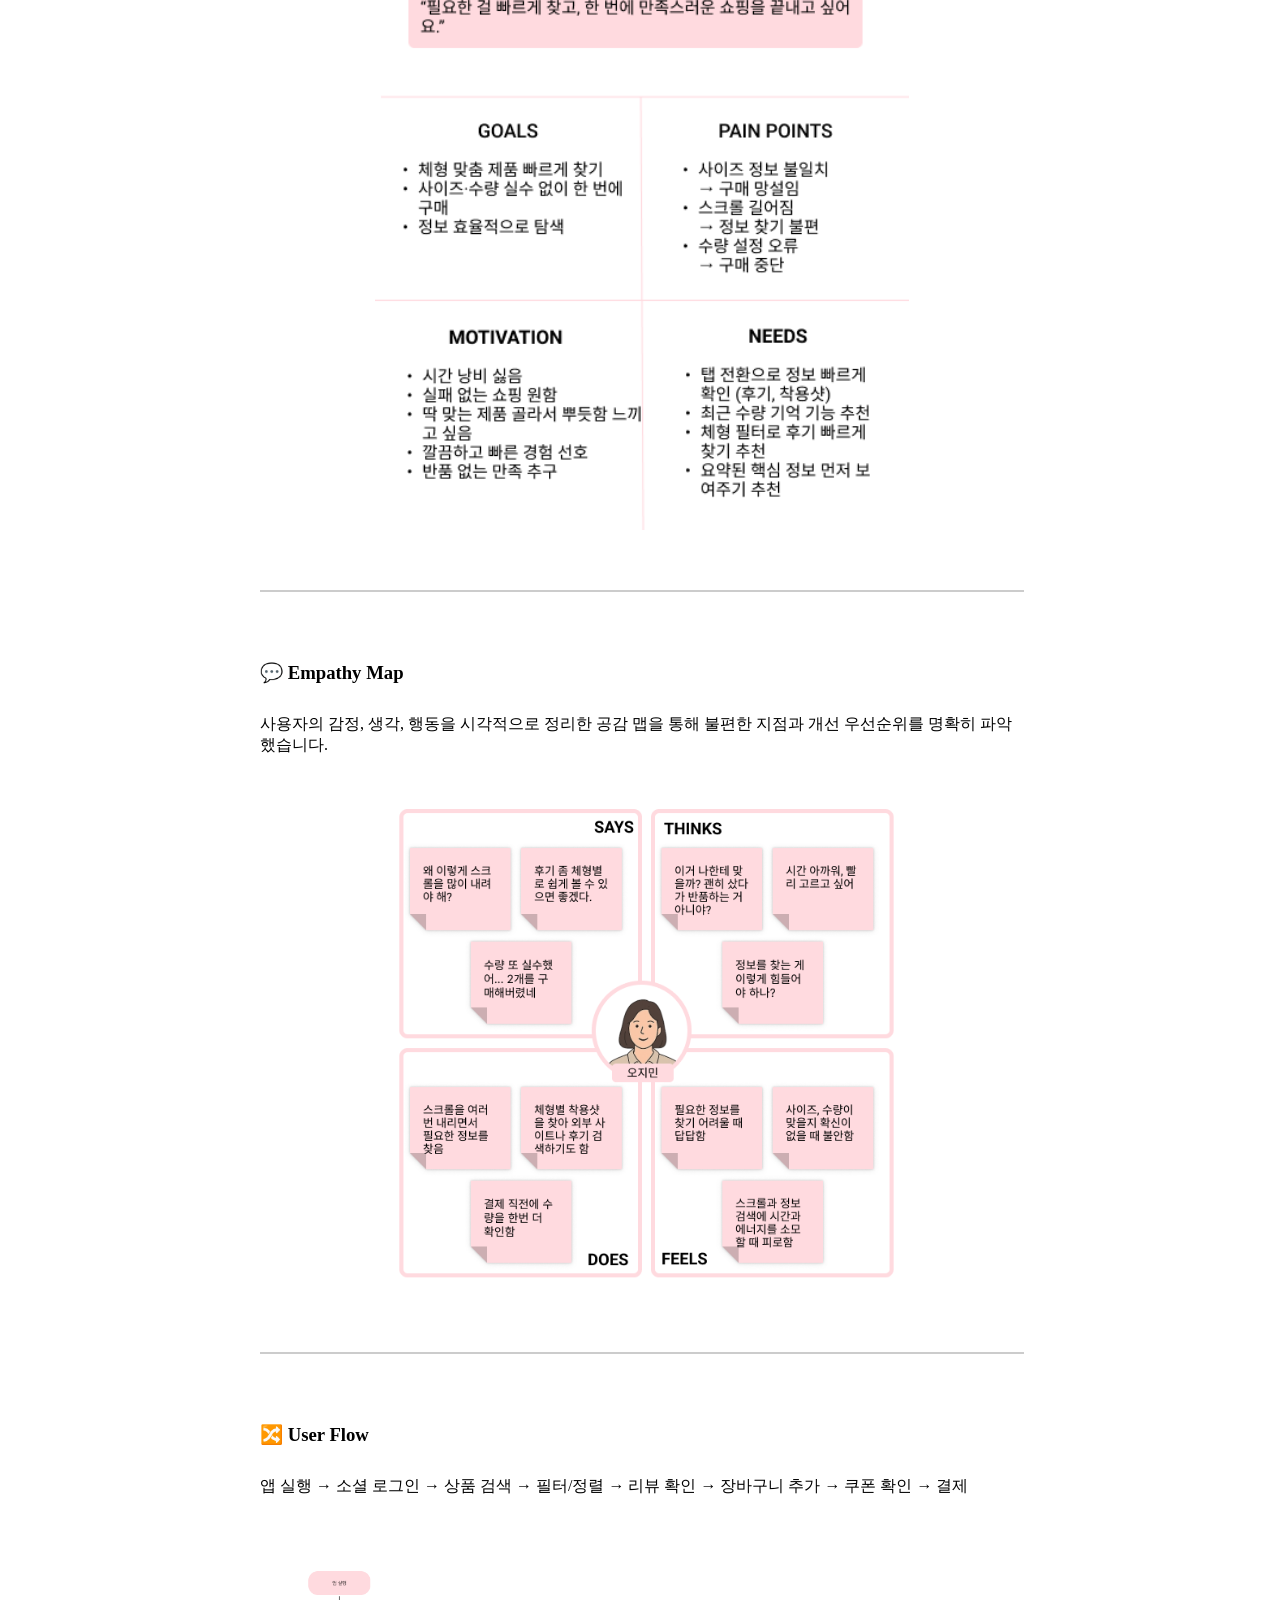
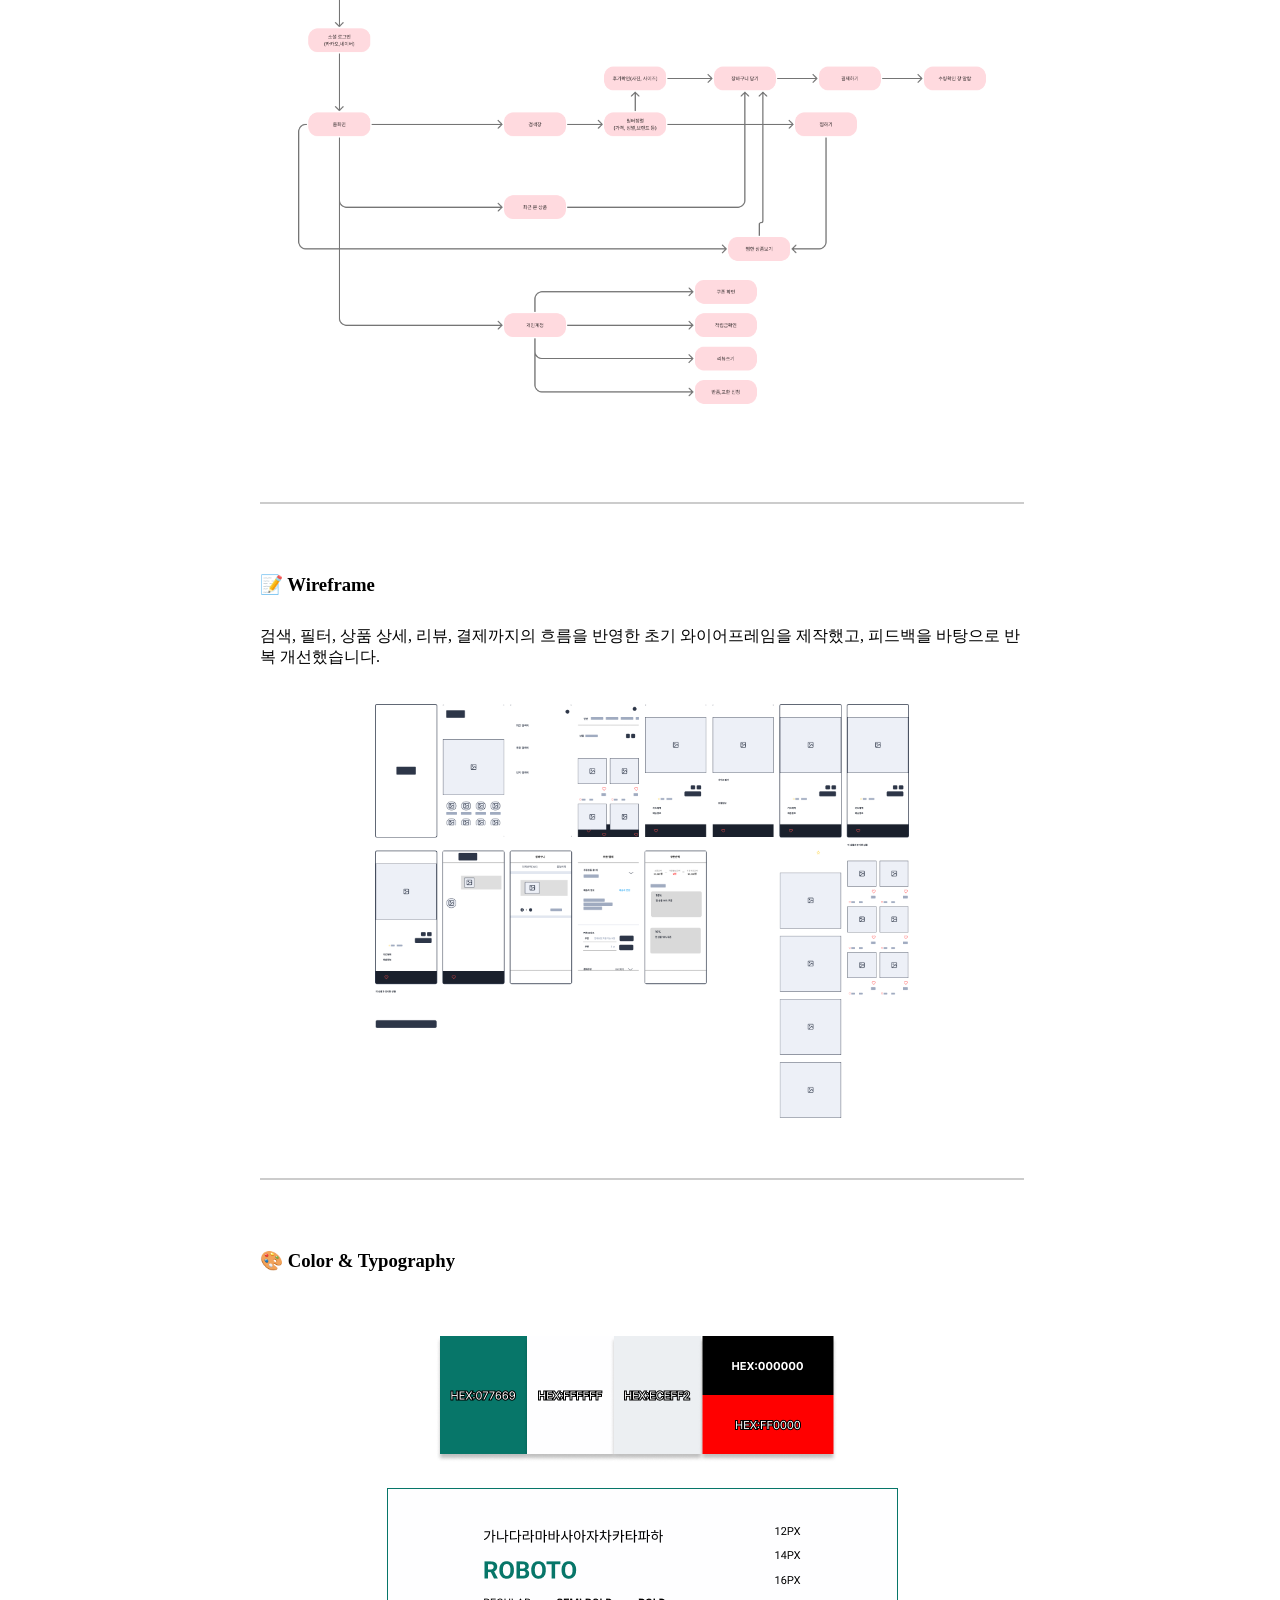
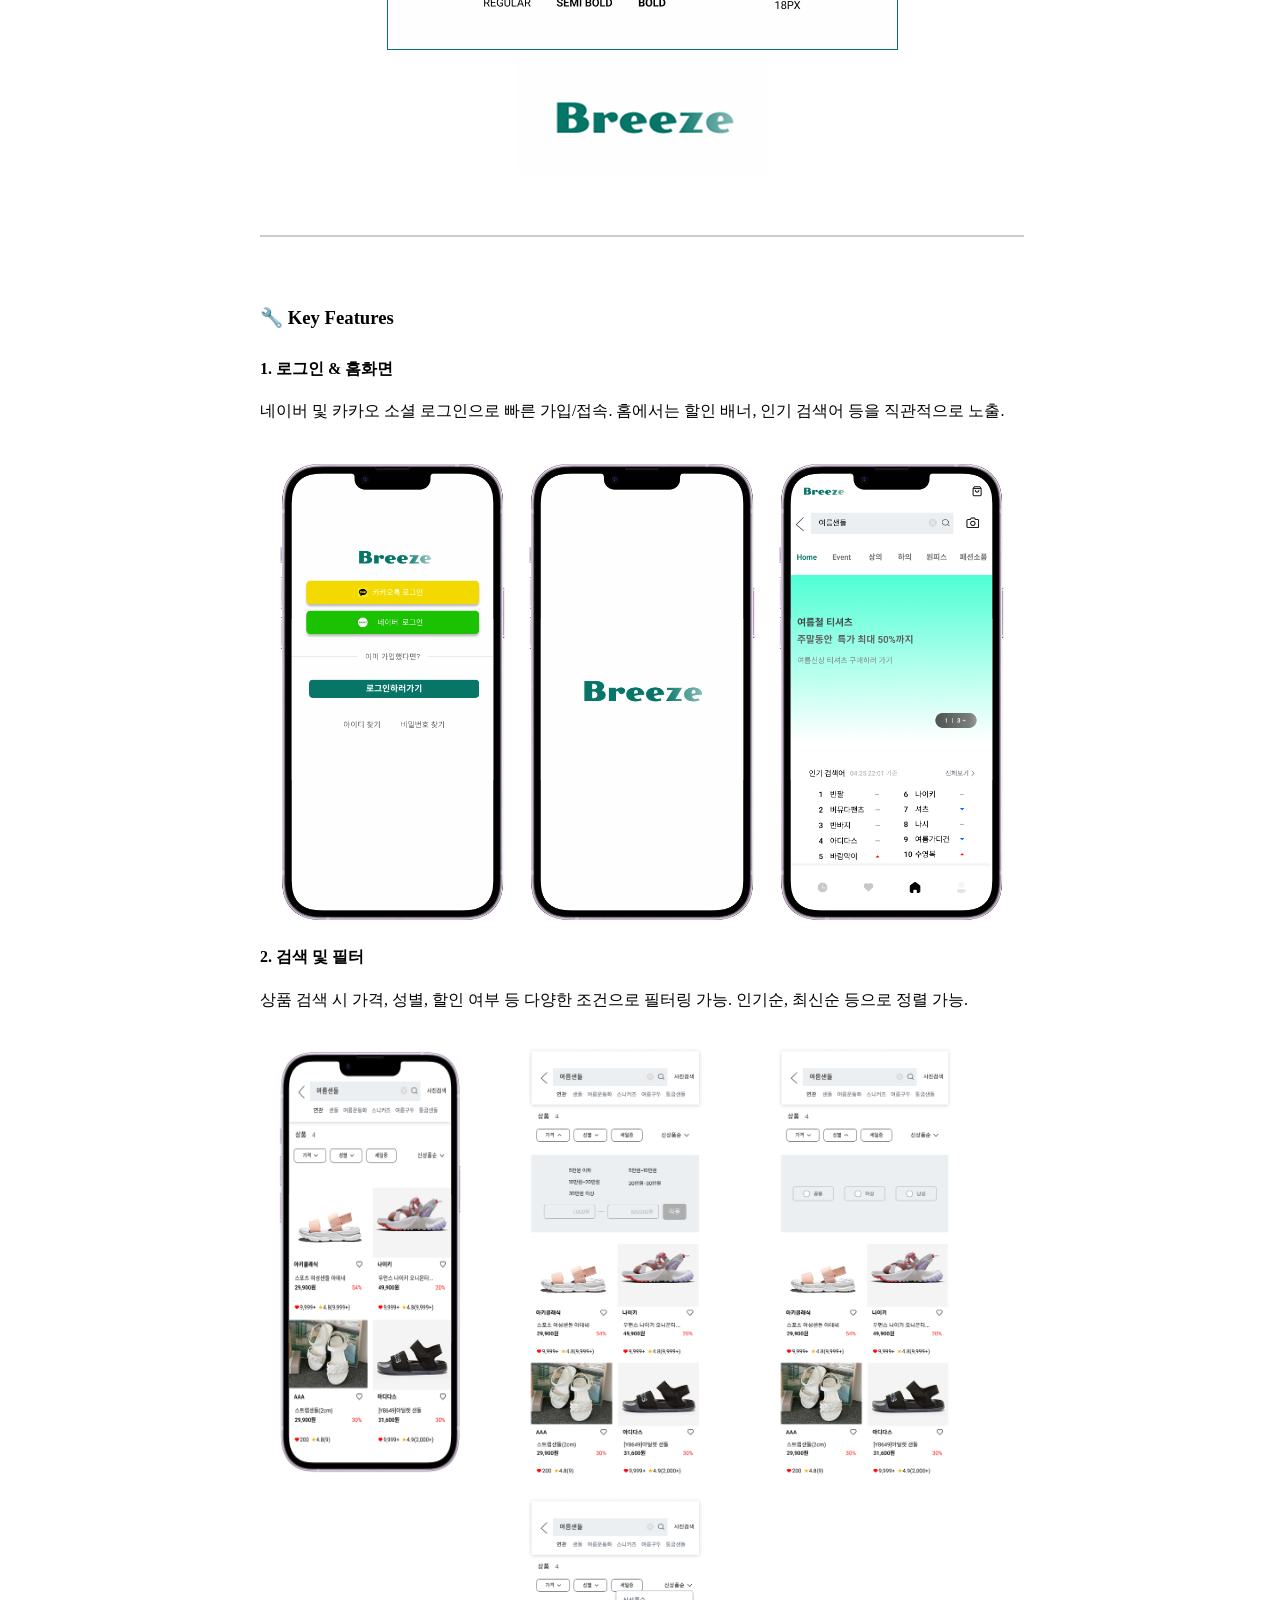
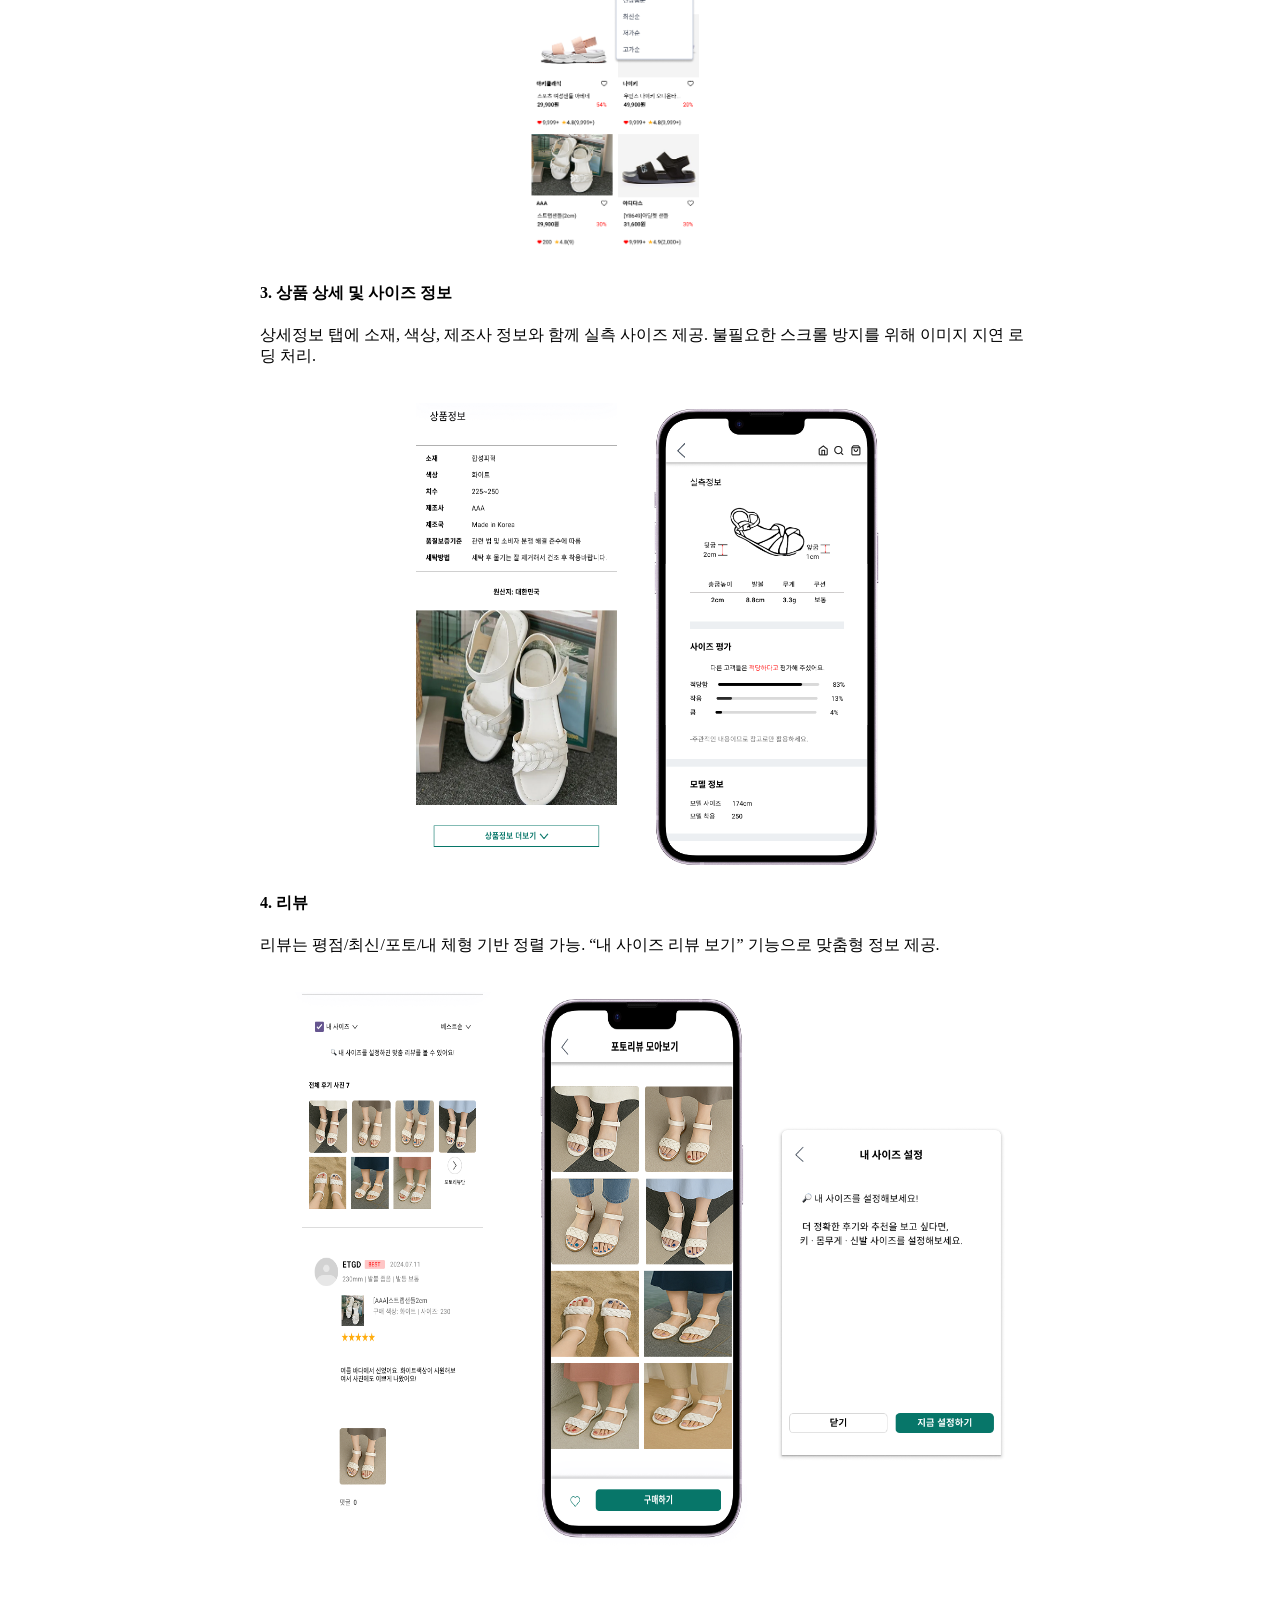
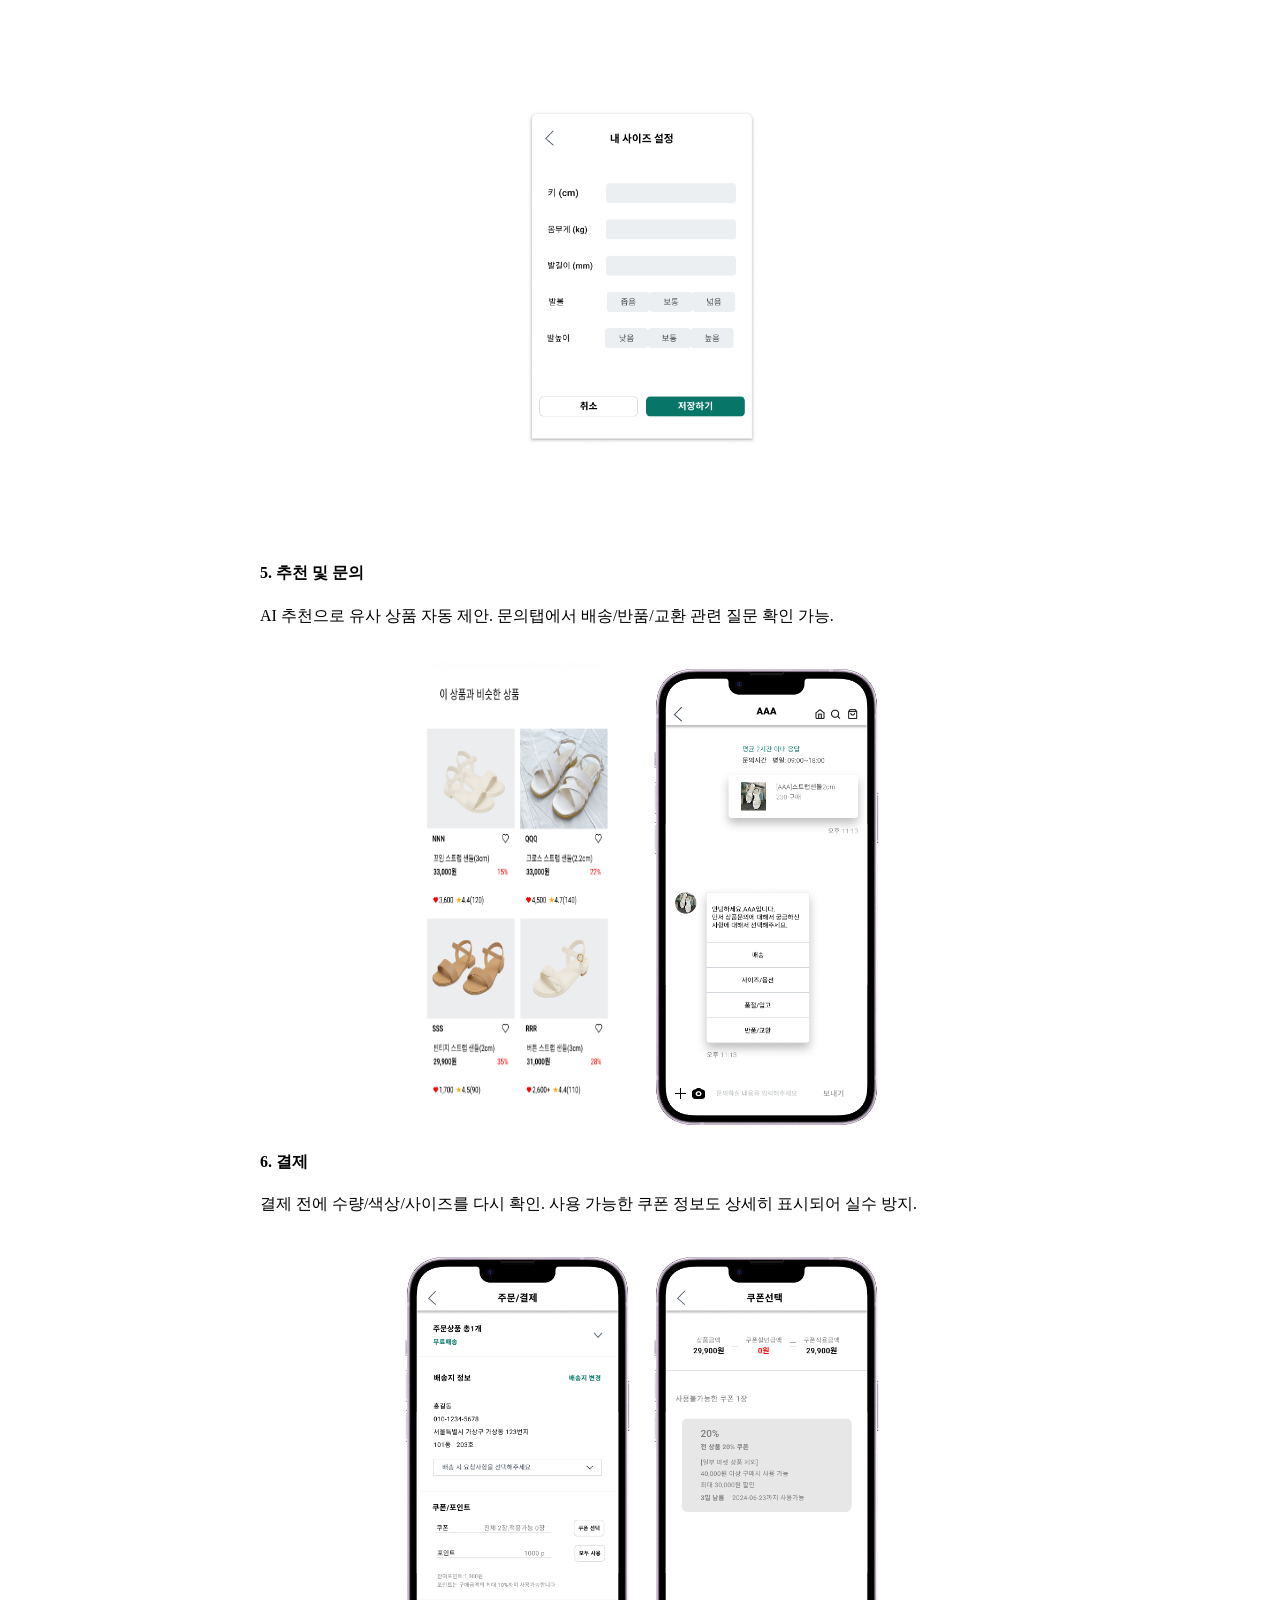
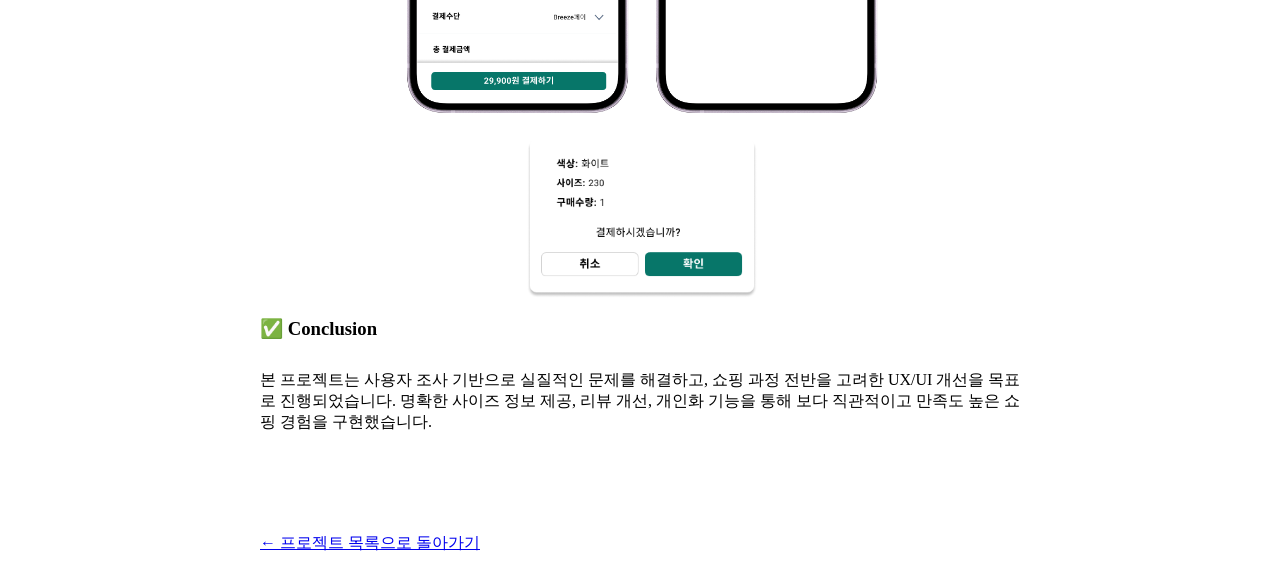
<file: project2-fashion.html>
<!DOCTYPE html>
<html lang="ko">
<head>
  <meta charset="UTF-8">
  <meta name="viewport" content="width=device-width, initial-scale=1.0">
  <title>Local Market App</title>   
<style>

#list{
  margin-top: 100px;
}



  /* 파란색 박스 맨앞앞 */

  h2{margin-bottom:50px;}

    .project-detail {
      padding-left: 40px;
      max-width: 800px;
      margin: 0 auto;}



            /* 프로젝트 페이지에만 적용할 구분선 스타일 */
            #project1-divider {
        border-top: 2px solid #ccc;  /* 구분선 스타일 */
        margin-top: 60px;
        padding-top: 10px;
        margin-bottom: 60px; /* 구분선 아래 바깥 여백 추가 */

      }


/* 파란색 박스 Design Thinking Process */
      .design-box {
      border: 2px solid #4D8DFF;        /* 테두리 색상 */
      border-radius: 12px;              /* 둥근 모서리 */
      padding: 15px 20px;               /* 안쪽 여백 */
      background-color: #F5F9FF;        /* 연한 배경색 */
      width: fit-content;               /* 내용에 맞게 너비 조절 */
      margin: 30px auto;                /* 가운데 정렬 + 상하 여백 */
      font-size: 16px;
      font-weight: 500;
      display: flex;
      align-items: center;
      gap: 10px;                        /* 항목 간 여백 */
      flex-wrap: wrap;                  /* 반응형 대응 */
    }
    
    .design-box a {
      color: #2A5DFF;
      text-decoration: none;
      font-weight: bold;
      transition: color 0.3s;
    }
    
    .design-box a:hover {
      color: #1a3dcc;
    }
    
    .design-box .arrow {
      color: #888;
      font-weight: bold;
    }
    
 /* 페르소나 이미지 스타일 */
    #Persona-image{
      width:70%;
      height:auto;
      display: block;
  margin-left: auto;
  margin-right: auto;
  margin-top:36px;
      
    }
      /* 페르소나 표 박스 스타일 */
      #box-list ul {
  border: 2px solid #4D8DFF; /* 테두리 색상 */
  border-radius: 10px;        /* 둥근 모서리 */
  padding: 15px;              /* 안쪽 여백 */
  background-color: #F5F9FF;  /* 배경색 */
  list-style-type: none;      /* 기본 리스트 스타일 제거 */
  max-width: 800px;           /* 최대 너비 */
  margin: 20px auto;          /* 가운데 정렬 */
  display: flex;
  justify-content: space-between; /* 항목을 양쪽으로 배치 */
}


/* 페르소나 표 리스트 항목 스타일 */
#box-list ul li {
  font-size: 16px;
  font-weight: 500;
  width: 48%; /* 각 항목을 50% 미만으로 설정하여 한 줄에 두 개씩 배치 */
}

#box-list ul li strong {
  font-weight: bold;
  display: block;              /* 블록 요소로 변경 */
  text-align: center;         /* 텍스트 가운데 정렬 */
  margin: 20px auto;          /* 블록 요소에서 가운데 정렬 */
}

#box-list ul li ol {
  margin-left: 20px; /* 번호 목록을 들여쓰기 */
}

#box-list ul li ol li {
  margin-bottom: 8px; /* 항목 간 간격 */
}
      



 /* 공감지도 이미지 스타일 */
      
#empathy{
        width:70%;
        height:auto;
        display: block;
  margin-left: auto;
  margin-right: auto;

      }

      /* 사용자 여정 스타일 */
      #user-flow {
        width: 100%;  /* 이미지 너비를 50%로 줄임 */
        height: auto; /* 높이를 자동으로 조정하여 비율을 유지 */
        display: block;
  margin-left: auto;
  margin-right: auto;

      }
      /* 와이어프레임 스타일 */
      #Wireframe {
        width: 70%;  /* 이미지 너비를 50%로 줄임 */
        height: auto; /* 높이를 자동으로 조정하여 비율을 유지 */
        display: block;
  margin-left: auto;
  margin-right: auto;
      }


      #color,#typography,#logo{
  display: block;
  margin-left: auto;
  margin-right: auto;

}

 /* 3개 이미지 균등하게 정렬 */

 #image-group {
    width: 100%;
    height:auto;
    display: flex;
    justify-content:center; /* 가운데 정렬 */
    gap: 20px;                /* 이미지 사이 간격 */
    flex-wrap: wrap;          /* 화면 작을 때 줄 바꿈 허용 */
    margin-top: 20px;
  }
  
  
 /* 3개 이미지 한개씩 이미지 크기 수정정 */
  #image-group img {
  width: 30%; /* 3개가 한 줄에 들어가게 */
  height: auto;
}
  
    
  
  #notification4 {
    display: block;        /* 블록 요소로 변경 */
    margin: 20px auto;     /* 수평 중앙 정렬 */
    width:30%;
    height:auto;
  }
  

  
  .project-image {
    display: block;
    height: auto;
    max-width: 100%;
  }
  
  #correction {
    padding: 0 36px 0 0; /* 위, 오른쪽, 아래, 왼쪽 순서 */}
  
  
  
  
  p{margin-bottom: 36px;
  }
  
  h3{
    margin-bottom: 30px;
  }


</style>

<style>

  /* Scroll to Top 버튼 */
  #scrollToTopBtn {
    position: fixed;
    bottom: 40px;
    right: 30px;
    opacity: 0; /* 처음에는 보이지 않음 */
    visibility: hidden; /* 처음에는 보이지 않음 */
    background: none;
    border: none;
    cursor: pointer;
    z-index: 999;
    width: 60px;
    height: 60px;
    padding: 0;
    transition: opacity 0.3s ease, visibility 0s 0.3s; /* opacity 애니메이션 추가 */
  }
  
  #scrollToTopBtn.show {
    opacity: 1; /* 스크롤을 내리면 보이도록 */
    visibility: visible; /* 보이게 설정 */
  }
  
  #scrollToTopBtn img {
    width: 100%;
    height: auto;
    filter: drop-shadow(0 2px 5px rgba(0, 0, 0, 0.2));
  }
    

  
 /* ✅ 여기에 추가해요: 모바일 대응 */
 @media screen and (max-width: 768px) {
    #box-list ul {
      flex-direction: column;
      padding: 20px 16px;
    }

    #box-list ul li {
      width: 100%;
      margin-bottom: 20px;


      
    }
  }

    
    </style>
</head>
<body>
  













<main class="project-detail">
  <section class="project-detail-section">
    <h2>Fashion Shopping App</h2>

    <div id="correction"> 

    <div class="design-box">
    <p><strong>Role:</strong> UX Research · 설문조사 · 와이어프레임 · UI 디자인 · 프로토타이핑</p>
    <p><strong>기간:</strong> 2024년 5월 – 6월</p>

    </div>


    <h3 id="introduction">📌 Introduction</h3>
    <p>
      이 프로젝트는 쇼핑몰 앱을 사용하면서 발생하는 불편함과 혼란을 해결하고, 사용자에게 직관적이고 명확한 UI를 제공하는 것을 목표로 했습니다. 사용자 조사와 반복적인 테스트를 통해 보다 스마트하고 효율적인 쇼핑 경험을 설계했습니다.
    </p>

    <div id="project1-divider"></div>

    <h3>🎯 Project Goals</h3>
    <ul>
      <li>사이즈 정보의 불확실성 최소화로 쇼핑 신뢰도 향상</li>
      <li>상품 상세 정보와 리뷰 접근성 개선</li>
      <li>쇼핑 중 발생할 수 있는 수량 선택 실수 방지</li>
    </ul>

    <div id="project1-divider"></div>

    <h3>🧠 Design Thinking Process</h3>
    <div class="design-box">
      <a href="#introduction">Ideate</a>
      <span class="arrow">→</span>
      <a href="#persona">Empathize</a>
      <span class="arrow">→</span>
      <a href="#user-flow">Define</a>
       <span class="arrow">→</span>
      <a href="#key-Features">Prototype </a>
      <span class="arrow">→</span>
     <a href="#conclusion">Test</a>
    </div>

<div id="project1-divider"></div>

    <h3 id="methodology">🔍 Research & Methodology</h3>
    <p>
      구글 폼을 활용한 설문을 통해 총 10명의 쇼핑 앱 사용자 데이터를 수집했습니다. 응답자들은 자신의 쇼핑 빈도, 중요 요소, 불편 사항 등에 대해 구체적으로 응답하였고 이를 통해 중요한 UX 인사이트를 확보했습니다.
    </p>
    <ul>
      <li>쇼핑 빈도 및 자주 사용하는 앱</li>
      <li>구매 시 중요하게 생각하는 요소</li>
      <li>사이즈 정보 확인 방식</li>
      <li>리뷰 확인 시의 불편함</li>
    </ul>

    <h3 id="persona">👥 Persona</h3>
    <p>
      설문 결과를 바탕으로 다양한 사용자 유형을 정의하였고, 공통적으로는 빠른 정보 확인, 리뷰 필터링, 정확한 사이즈 제공이 필요하다는 점이 도출되었습니다.
    </p>
    <img src="의류앱 페르소나.png" alt="페르소나 이미지"  class="project-image" id="Persona-image">


    <div id="project1-divider"></div>

    <h3>💬 Empathy Map</h3>
    <p>
      사용자의 감정, 생각, 행동을 시각적으로 정리한 공감 맵을 통해 불편한 지점과 개선 우선순위를 명확히 파악했습니다.
    </p>
    <img src="의류앱 감정지도.png" alt="공감지도 이미지" class="project-image" id="empathy">

    <div id="project1-divider"></div>


    <h3>🔀 User Flow</h3>
    <p>
      앱 실행 → 소셜 로그인 → 상품 검색 → 필터/정렬 → 리뷰 확인 → 장바구니 추가 → 쿠폰 확인 → 결제
    </p>
    <img src="의류앱 사용자여정.png" alt="사용자여정 이미지" class="project-image" id="user-flow">


    <div id="project1-divider"></div>

    <h3>📝 Wireframe</h3>
    <p>
      검색, 필터, 상품 상세, 리뷰, 결제까지의 흐름을 반영한 초기 와이어프레임을 제작했고, 피드백을 바탕으로 반복 개선했습니다.
    </p>

    <img src="의류앱 와이어프레임.png" alt="와이어프레임 이미지"  class="project-image" id="Wireframe">



    <div id="project1-divider"></div>

    <h3>🎨 Color & Typography</h3>


    <img src="의류앱 컬러.png" alt="컬러 이미지" class="project-image" id="color">
    <img src="의류앱 글씨체.png" alt="글씨체 이미지" class="project-image" id="typography" >
    <img src="의류앱 로고.png" alt="로고 이미지" class="project-image" id="logo">


    <div id="project1-divider"></div>

    <h3 id="key Features"> 🔧 Key Features</h3>

    <h4>1. 로그인 & 홈화면</h4>
    <p>네이버 및 카카오 소셜 로그인으로 빠른 가입/접속. 홈에서는 할인 배너, 인기 검색어 등을 직관적으로 노출.</p>

    <div  id="image-group">


    <img src="의류앱 회원가입.png" alt="회원가입 이미지" class="project-image" id="join">
    <img src="의류앱 스플래시.png" alt="스플래시시 이미지" class="project-image" id="splash">

    <img src="의류앱 홈화면.png" alt="홈화면 이미지" class="project-image" id="home">

  </div>

   

  <h4>2. 검색 및 필터</h4>
  <p>상품 검색 시 가격, 성별, 할인 여부 등 다양한 조건으로 필터링 가능. 인기순, 최신순 등으로 정렬 가능.</p>

  
  <div  id="image-group">
   

    <img src="의류앱 검색화면.png" alt="검색화면 이미지" class="project-image" id="search">
    <img src="의류앱 필터1.png" alt="가격필터 이미지" class="project-image" id="filter1">
    <img src="의류앱 필터2.png" alt="성별필터 이미지" class="project-image" id="filter2">
    <img src="의류앱 필터3.png" alt="필터 이미지" class="project-image" id="filter3">


  </div>

  <h4>3. 상품 상세 및 사이즈 정보</h4>
  <p>상세정보 탭에 소재, 색상, 제조사 정보와 함께 실측 사이즈 제공. 불필요한 스크롤 방지를 위해 이미지 지연 로딩 처리.</p>

  <div  id="image-group">

    <img src="의류앱 상세정보.png" alt="상세정보 이미지" class="project-image" id="description">

    <img src="의류앱 사이즈.png" alt="사이즈 이미지" class="project-image" id="size">

  </div>

    <h4>4. 리뷰</h4>
    <p>리뷰는 평점/최신/포토/내 체형 기반 정렬 가능. “내 사이즈 리뷰 보기” 기능으로 맞춤형 정보 제공.</p>

  
    <div  id="image-group">
    
 <img src="의류앱 후기.png" alt="후기 이미지" class="project-image" id="review">
 <img src="의류앱 사진후기.png" alt="사진후기 이미지" class="project-image" id="pic-review">
 <img src="내사이즈 설정안내1.png" alt="내사이즈 설정안내1 이미지" class="project-image" id="mysize1">
<img src="내사이즈 설정안내2.png" alt="내사이즈 설정안내1 이미지" class="project-image" id="mysize2">
</div>

    <h4>5. 추천 및 문의</h4>
    <p>AI 추천으로 유사 상품 자동 제안. 문의탭에서 배송/반품/교환 관련 질문 확인 가능.</p>

    <div  id="image-group">

    <img src="의류앱 추천.png" alt="추천 이미지" class="project-image" id="recomendation">
    <img src="의류앱 문의.png" alt="문의 이미지" class="project-image" id="QnA" >

  </div>


  
    <h4>6. 결제</h4>
    <p>결제 전에 수량/색상/사이즈를 다시 확인. 사용 가능한 쿠폰 정보도 상세히 표시되어 실수 방지.</p>

    <div  id="image-group">

    <img src="의류앱 주문결제.png" alt="주문결제 이미지" class="project-image" id="payment">
    <img src="의류앱 쿠폰.png" alt="쿠폰 이미지" class="project-image" id="coupon" >

  </div>

  <img src="구매확인 알람.png" alt="구매확인 이미지" class="project-image" id="notification4" >

  
  
  <h3 id="conclusion">✅ Conclusion</h3>
    <p>
      본 프로젝트는 사용자 조사 기반으로 실질적인 문제를 해결하고, 쇼핑 과정 전반을 고려한 UX/UI 개선을 목표로 진행되었습니다. 명확한 사이즈 정보 제공, 리뷰 개선, 개인화 기능을 통해 보다 직관적이고 만족도 높은 쇼핑 경험을 구현했습니다.
    </p>

   
    </div>
   
    <div id="list">
    <a href="projects.html" class="btn outline">← 프로젝트 목록으로 돌아가기</a>
  </section>

</div>
  

</main>

<!-- Scroll to Top 버튼 -->
<button id="scrollToTopBtn">
  <img src="arrow-cute.png" alt="Go to top" />
</button>

<!-- 스크롤 버튼 스크립트 -->
<script src="scrollToTop.js"></script>




</body>
</html>
</file>
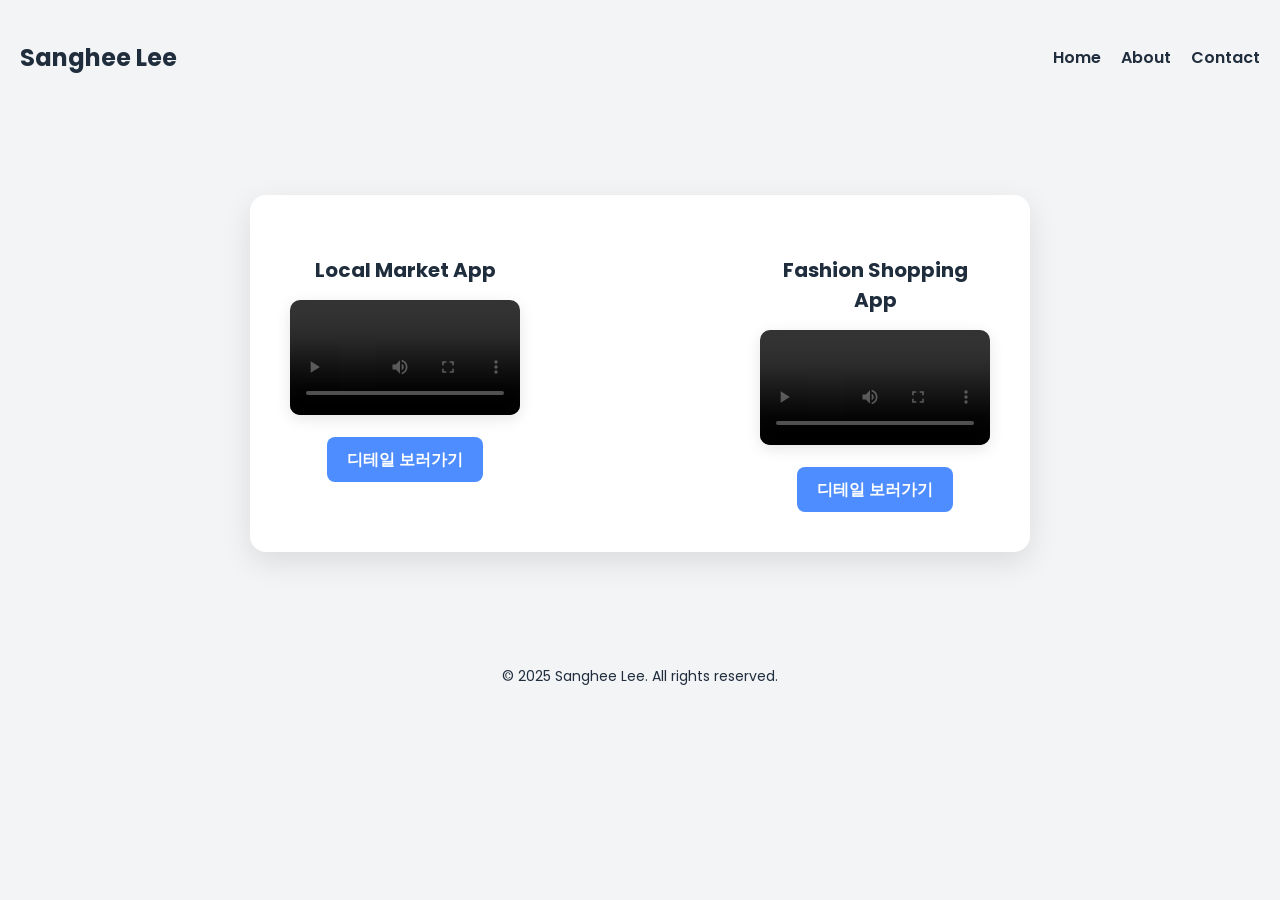
<file: projects.html>
<!DOCTYPE html>
<html lang="en">
<head>
  <meta charset="UTF-8" />
  <meta name="viewport" content="width=device-width, initial-scale=1.0" />
  <title>Projects | Sanghee Lee</title>
  <link rel="stylesheet" href="style.css" />
  <link href="https://fonts.googleapis.com/css2?family=Poppins:wght@400;600&display=swap" rel="stylesheet">
</head>
<body>
  <header>
    <nav>
      <h1>Sanghee Lee</h1>
      <ul>
        <li><a href="index.html">Home</a></li>
        <li><a href="about.html">About</a></li>
        <li><a href="contact.html">Contact</a></li>
      </ul>
    </nav>
  </header>

  <main>
    <section class="project-wrapper">
      <div class="project-container">
        <!-- 마켓앱 -->
        <div class="project-box">
          <h3>Local Market App</h3>
          <video controls>
            <source src="마켓앱 영상.mp4" type="video/mp4" />
          </video>
          <a href="project1-mart.html" class="btn">디테일 보러가기</a>
        </div>

        <!-- 의류앱 -->
        <div class="project-box">
          <h3>Fashion Shopping App</h3>
          <video controls>
            <source src="의류앱 영상.mp4" type="video/mp4" />
          </video>
          <a href="project2-fashion.html" class="btn">디테일 보러가기</a>
        </div>
      </div>
    </section>
  </main>

  <footer>
    <p>© 2025 Sanghee Lee. All rights reserved.</p>
  </footer>
</body>
</html>
</file>
<file: style.css>
/* 기본 스타일 */
body {
  margin: 0;
  font-family: 'Poppins', sans-serif;
  background-color: #F3F4F6;
  color: #1F2D3D;
}


/* 네비게이션 */
nav {
  display: flex;
  justify-content: space-between;
  align-items: center;
  padding: 20px;
  flex-wrap: wrap;
}

nav ul {
  list-style: none;
  display: flex;
  gap: 20px;
  margin: 0;
}

nav ul li a {
  text-decoration: none;
  color: #1F2D3D;
  font-weight: 600;
}


/* 히어로 섹션 */
.hero {
  text-align: center;
  padding: 100px 20px;
}

.hero h2 {
  font-size: 36px;
}

.hero p {
  font-size: 18px;
  margin-bottom: 30px;
}





/* 버튼 스타일 */


.buttons .btn {
  display: inline-block;
  padding: 12px 24px;
  margin: 5px;
  border-radius: 6px;
  text-decoration: none;
  font-weight: 600;
  background-color: #4D8DFF;
  color: white;

  min-width: 160px; /* 버튼 크기 동일하게 고정 */
}

.buttons .btn.outline {
  background-color: transparent;
  border: 2px solid #4D8DFF;
  color: #4D8DFF;
}

/* 푸터 스타일 */
footer {
  text-align: center;
  padding: 20px;
  font-size: 14px;
}

/* About 섹션 */
.about-section {
  max-width: 800px;
  margin: 0 auto;
  padding: 80px 20px;
}

.about-section h2 {
  font-size: 32px;
  margin-bottom: 20px;
}

.about-section h3 {
  font-size: 24px;
  margin-top: 40px;
}

.about-section p,
.about-section li {
  font-size: 16px;
  line-height: 1.6;
  margin-bottom: 10px;
}

.about-section ul {
  list-style-type: disc;
  padding-left: 20px;
}


/* Contact 섹션 */
.contact-section {
  max-width: 600px;
  margin: 0 auto;
  padding: 80px 20px;
  text-align: center;
}

.contact-section h2 {
  font-size: 32px;
  margin-bottom: 20px;
}

.contact-info p {
  font-size: 16px;
  margin-bottom: 10px;
}

.contact-form {
  display: flex;
  flex-direction: column;
  gap: 15px;
  margin-top: 30px;
}

.contact-form input,
.contact-form textarea {
  padding: 12px;
  font-size: 16px;
  border: 1px solid #ccc;
  border-radius: 6px;
  font-family: 'Poppins', sans-serif;
}

.contact-form button {
  background-color: #4D8DFF;
  color: white;
  padding: 12px;
  font-size: 16px;
  font-weight: 600;
  border: none;
  border-radius: 6px;
  cursor: pointer;
}

.contact-form button:hover {
  background-color: #376ed9;
}




/* Projects 섹션 */
.projects-section {
  max-width: 1000px;
  margin: 0 auto;
  padding: 80px 20px;
}

.projects-section h2 {
  font-size: 32px;
  margin-bottom: 40px;
  text-align: center;
}

.project-list {
  display: flex;
  flex-wrap: wrap;
  gap: 30px;
  justify-content: center;
}

.project-card {
  width: 300px;
  background-color: white;
  border-radius: 12px;
  box-shadow: 0 4px 12px rgba(0,0,0,0.1);
  overflow: hidden;
  padding: 20px;
  text-align: left;
}

.project-card img {
  width: 100%;
  height: 180px;
  object-fit: cover;
  border-radius: 8px;
  margin-bottom: 15px;
}

.project-card h3 {
  font-size: 20px;
  margin-bottom: 10px;
}

.project-card p {
  font-size: 15px;
  line-height: 1.5;
  margin-bottom: 15px;
}

.project-card a {
  color: #4D8DFF;
  text-decoration: none;
  font-weight: 600;
}


/* 프로젝트 정렬 수정 */
.project-wrapper {
  display: flex;
  justify-content: center;
  padding: 80px 20px;
}

.project-container {
  display: flex;
  gap: 40px;
  background-color: #fff;
  box-shadow: 0 10px 30px rgba(0, 0, 0, 0.1);
  padding: 40px;
  border-radius: 16px;
  max-width: 700px;
  width: 100%;
  justify-content: space-between;
  flex-wrap: wrap;
}

.project-box {
  width: 100%;
  max-width: 230px;
  text-align: center;
}

.project-box h3 {
  font-size: 20px;
  margin-bottom: 15px;
}

.project-box video {
  width: 100%;
  border-radius: 10px;
  box-shadow: 0 4px 15px rgba(0,0,0,0.1);
  margin-bottom: 15px;
}

.project-box .btn {
  display: inline-block;
  padding: 10px 20px;
  background-color: #4D8DFF;
  color: white;
  text-decoration: none;
  border-radius: 8px;
  font-weight: 600;
  transition: background-color 0.2s;
}

.project-box .btn:hover {
  background-color: #376ed9;
}
</file>
